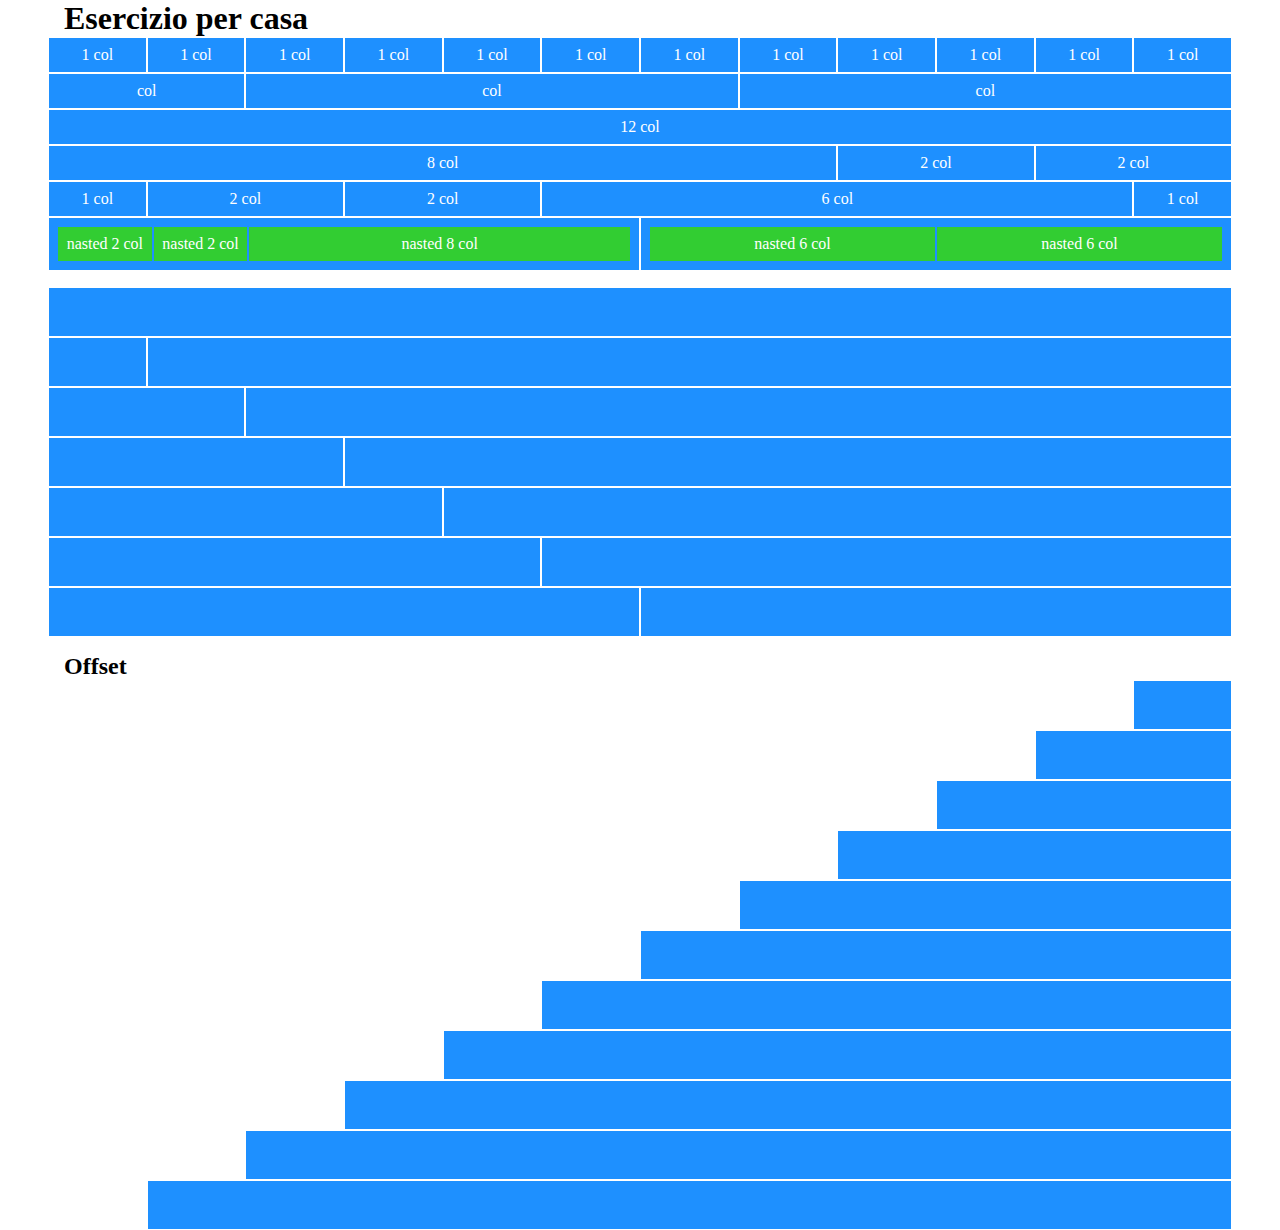
<file: index.html>
<!DOCTYPE html>
<html lang="en">

<head>
    <meta charset="UTF-8">
    <meta name="viewport" content="width=device-width, initial-scale=1.0">
    <link rel="stylesheet" href="./assets/css/12bools.css">
    <link rel="stylesheet" href="./assets/css/style.css">
    <title>html-css-12bool</title>
</head>

<body>

    <main>


        <div class="container mb-1">
            <h1>Esercizio per casa</h1>

            <!-- first row -->
            <div class="row">

                <!-- example col-1 -->
                <div class="col col-1 p-1">1 col</div>
                <div class="col col-1 p-1">1 col</div>
                <div class="col col-1 p-1">1 col</div>
                <div class="col col-1 p-1">1 col</div>
                <div class="col col-1 p-1">1 col</div>
                <div class="col col-1 p-1">1 col</div>
                <div class="col col-1 p-1">1 col</div>
                <div class="col col-1 p-1">1 col</div>
                <div class="col col-1 p-1">1 col</div>
                <div class="col col-1 p-1">1 col</div>
                <div class="col col-1 p-1">1 col</div>
                <div class="col col-1 p-1">1 col</div>

                <!-- example col-2 and col-5 -->
                <div class="col col-2 p-1">col</div>
                <div class="col col-5 p-1">col</div>
                <div class="col col-5 p-1">col</div>

                <!-- example col-12 -->
                <div class="col col-12 p-1">12 col</div>

                <!-- example col-8 and col-2 -->
                <div class="col col-8 p-1">8 col</div>
                <div class="col col-2 p-1">2 col</div>
                <div class="col col-2 p-1">2 col</div>

                <!-- example col-1 col-2 and col-6 -->
                <div class="col col-1 p-1">1 col</div>
                <div class="col col-2 p-1">2 col</div>
                <div class="col col-2 p-1">2 col</div>
                <div class="col col-6 p-1">6 col</div>
                <div class="col col-1 p-1">1 col</div>

                <!-- example nasted -->
                <div class="col col-6 d-flex p-1">
                    <div class="col nasted col-2 p-1">nasted 2 col</div>
                    <div class="col nasted col-2 p-1">nasted 2 col</div>
                    <div class="col nasted col-8 p-1">nasted 8 col</div>
                </div>

                <div class="col col-6 d-flex p-1">
                    <div class="col nasted col-6 p-1">nasted 6 col</div>
                    <div class="col nasted col-6 p-1">nasted 6 col</div>
                </div>
            </div>
        </div>

        <div class="container mb-1">

            <!-- second row -->
            <div class="row">
                <div class="col col-12 p-3"></div>

                <div class="col col-1 p-3"></div>
                <div class="col col-11 p-3"></div>

                <div class="col col-2 p-3"></div>
                <div class="col col-10 p-3"></div>

                <div class="col col-3 p-3"></div>
                <div class="col col-9 p-3"></div>

                <div class="col col-4 p-3"></div>
                <div class="col col-8 p-3"></div>

                <div class="col col-5 p-3"></div>
                <div class="col col-7 p-3"></div>

                <div class="col col-6 p-3"></div>
                <div class="col col-6 p-3"></div>

            </div>
        </div>

        <!-- offset container -->
        <div class="container">
            <h2>Offset</h2>

            <div class="row">
                <div class="col col-1 col-offset-11 p-3"></div>
                <div class="col col-2 col-offset-10 p-3"></div>
                <div class="col col-3 col-offset-9 p-3"></div>
                <div class="col col-4 col-offset-8 p-3"></div>
                <div class="col col-5 col-offset-7 p-3"></div>
                <div class="col col-6 col-offset-6 p-3"></div>
                <div class="col col-7 col-offset-5 p-3"></div>
                <div class="col col-8 col-offset-4 p-3"></div>
                <div class="col col-9 col-offset-3 p-3"></div>
                <div class="col col-10 col-offset-2 p-3"></div>
                <div class="col col-11 col-offset-1 p-3"></div>

            </div>
        </div>



    </main>

</body>

</html>
</file>
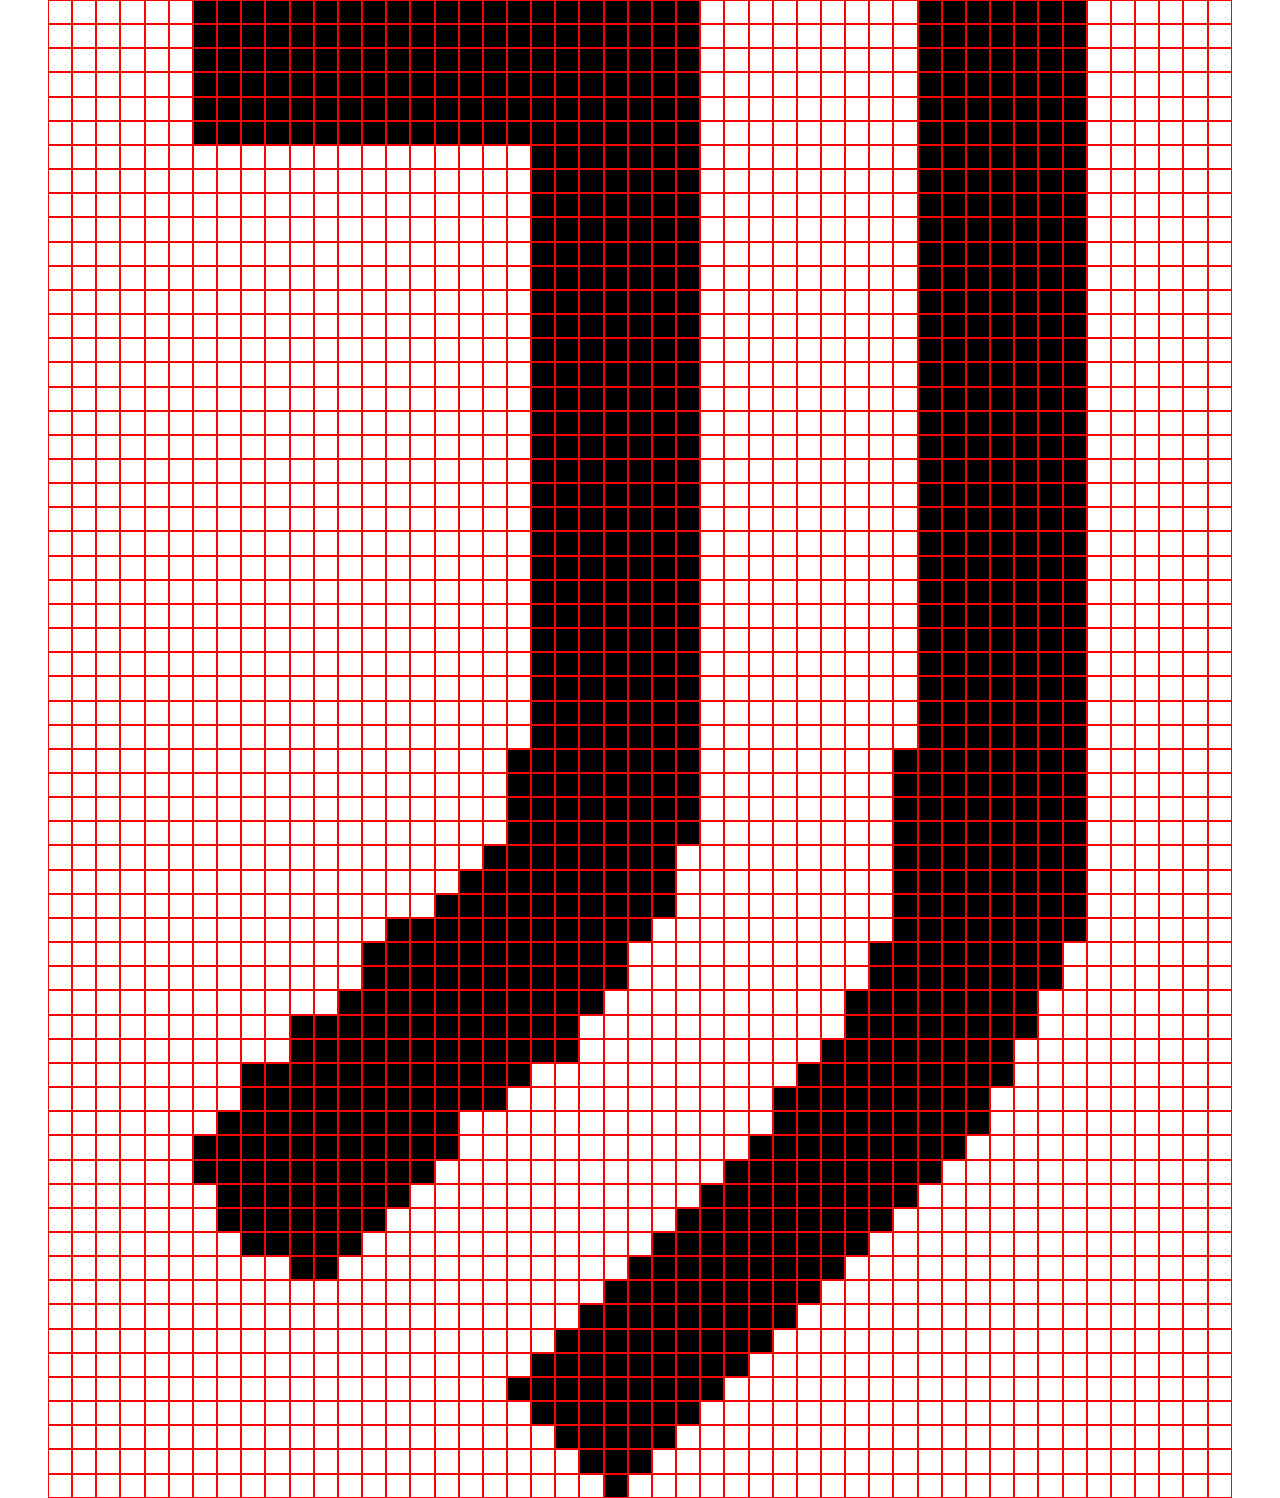
<file: assets/bonus/bonus.html>
<!DOCTYPE html>
<html lang="en">
<head>
    <meta charset="UTF-8">
    <meta name="viewport" content="width=device-width, initial-scale=1.0">
    <link rel="stylesheet" href="../css/12bools.css">
    <link rel="stylesheet" href="../bonus/bonus.css">
    <title>juventus pixel art</title>
</head>
<body>

    <div class="container">
        <div class="row">

            <div class="col bg-light"></div>
            <div class="col bg-light"></div>
            <div class="col bg-light"></div>
            <div class="col bg-light"></div>
            <div class="col bg-light"></div>
            <div class="col bg-light"></div>
            <div class="col bg-dark"></div>
            <div class="col bg-dark"></div>
            <div class="col bg-dark"></div>
            <div class="col bg-dark"></div>
            <div class="col bg-dark"></div>
            <div class="col bg-dark"></div>
            <div class="col bg-dark"></div>
            <div class="col bg-dark"></div>
            <div class="col bg-dark"></div>
            <div class="col bg-dark"></div>
            <div class="col bg-dark"></div>
            <div class="col bg-dark"></div>
            <div class="col bg-dark"></div>
            <div class="col bg-dark"></div>
            <div class="col bg-dark"></div>
            <div class="col bg-dark"></div>
            <div class="col bg-dark"></div>
            <div class="col bg-dark"></div>
            <div class="col bg-dark"></div>
            <div class="col bg-dark"></div>
            <div class="col bg-dark"></div>
            <div class="col bg-light"></div>
            <div class="col bg-light"></div>
            <div class="col bg-light"></div>
            <div class="col bg-light"></div>
            <div class="col bg-light"></div>
            <div class="col bg-light"></div>
            <div class="col bg-light"></div>
            <div class="col bg-light"></div>
            <div class="col bg-light"></div>
            <div class="col bg-dark"></div>
            <div class="col bg-dark"></div>
            <div class="col bg-dark"></div>
            <div class="col bg-dark"></div>
            <div class="col bg-dark"></div>
            <div class="col bg-dark"></div>
            <div class="col bg-dark"></div>
            <div class="col bg-light"></div>
            <div class="col bg-light"></div>
            <div class="col bg-light"></div>
            <div class="col bg-light"></div>
            <div class="col bg-light"></div>
            <div class="col bg-light"></div>
        </div>

        <div class="row">

            <div class="col bg-light"></div>
            <div class="col bg-light"></div>
            <div class="col bg-light"></div>
            <div class="col bg-light"></div>
            <div class="col bg-light"></div>
            <div class="col bg-light"></div>
            <div class="col bg-dark"></div>
            <div class="col bg-dark"></div>
            <div class="col bg-dark"></div>
            <div class="col bg-dark"></div>
            <div class="col bg-dark"></div>
            <div class="col bg-dark"></div>
            <div class="col bg-dark"></div>
            <div class="col bg-dark"></div>
            <div class="col bg-dark"></div>
            <div class="col bg-dark"></div>
            <div class="col bg-dark"></div>
            <div class="col bg-dark"></div>
            <div class="col bg-dark"></div>
            <div class="col bg-dark"></div>
            <div class="col bg-dark"></div>
            <div class="col bg-dark"></div>
            <div class="col bg-dark"></div>
            <div class="col bg-dark"></div>
            <div class="col bg-dark"></div>
            <div class="col bg-dark"></div>
            <div class="col bg-dark"></div>
            <div class="col bg-light"></div>
            <div class="col bg-light"></div>
            <div class="col bg-light"></div>
            <div class="col bg-light"></div>
            <div class="col bg-light"></div>
            <div class="col bg-light"></div>
            <div class="col bg-light"></div>
            <div class="col bg-light"></div>
            <div class="col bg-light"></div>
            <div class="col bg-dark"></div>
            <div class="col bg-dark"></div>
            <div class="col bg-dark"></div>
            <div class="col bg-dark"></div>
            <div class="col bg-dark"></div>
            <div class="col bg-dark"></div>
            <div class="col bg-dark"></div>
            <div class="col bg-light"></div>
            <div class="col bg-light"></div>
            <div class="col bg-light"></div>
            <div class="col bg-light"></div>
            <div class="col bg-light"></div>
            <div class="col bg-light"></div>
        </div>

        <div class="row">

            <div class="col bg-light"></div>
            <div class="col bg-light"></div>
            <div class="col bg-light"></div>
            <div class="col bg-light"></div>
            <div class="col bg-light"></div>
            <div class="col bg-light"></div>
            <div class="col bg-dark"></div>
            <div class="col bg-dark"></div>
            <div class="col bg-dark"></div>
            <div class="col bg-dark"></div>
            <div class="col bg-dark"></div>
            <div class="col bg-dark"></div>
            <div class="col bg-dark"></div>
            <div class="col bg-dark"></div>
            <div class="col bg-dark"></div>
            <div class="col bg-dark"></div>
            <div class="col bg-dark"></div>
            <div class="col bg-dark"></div>
            <div class="col bg-dark"></div>
            <div class="col bg-dark"></div>
            <div class="col bg-dark"></div>
            <div class="col bg-dark"></div>
            <div class="col bg-dark"></div>
            <div class="col bg-dark"></div>
            <div class="col bg-dark"></div>
            <div class="col bg-dark"></div>
            <div class="col bg-dark"></div>
            <div class="col bg-light"></div>
            <div class="col bg-light"></div>
            <div class="col bg-light"></div>
            <div class="col bg-light"></div>
            <div class="col bg-light"></div>
            <div class="col bg-light"></div>
            <div class="col bg-light"></div>
            <div class="col bg-light"></div>
            <div class="col bg-light"></div>
            <div class="col bg-dark"></div>
            <div class="col bg-dark"></div>
            <div class="col bg-dark"></div>
            <div class="col bg-dark"></div>
            <div class="col bg-dark"></div>
            <div class="col bg-dark"></div>
            <div class="col bg-dark"></div>
            <div class="col bg-light"></div>
            <div class="col bg-light"></div>
            <div class="col bg-light"></div>
            <div class="col bg-light"></div>
            <div class="col bg-light"></div>
            <div class="col bg-light"></div>
        </div>

        <div class="row">

            <div class="col bg-light"></div>
            <div class="col bg-light"></div>
            <div class="col bg-light"></div>
            <div class="col bg-light"></div>
            <div class="col bg-light"></div>
            <div class="col bg-light"></div>
            <div class="col bg-dark"></div>
            <div class="col bg-dark"></div>
            <div class="col bg-dark"></div>
            <div class="col bg-dark"></div>
            <div class="col bg-dark"></div>
            <div class="col bg-dark"></div>
            <div class="col bg-dark"></div>
            <div class="col bg-dark"></div>
            <div class="col bg-dark"></div>
            <div class="col bg-dark"></div>
            <div class="col bg-dark"></div>
            <div class="col bg-dark"></div>
            <div class="col bg-dark"></div>
            <div class="col bg-dark"></div>
            <div class="col bg-dark"></div>
            <div class="col bg-dark"></div>
            <div class="col bg-dark"></div>
            <div class="col bg-dark"></div>
            <div class="col bg-dark"></div>
            <div class="col bg-dark"></div>
            <div class="col bg-dark"></div>
            <div class="col bg-light"></div>
            <div class="col bg-light"></div>
            <div class="col bg-light"></div>
            <div class="col bg-light"></div>
            <div class="col bg-light"></div>
            <div class="col bg-light"></div>
            <div class="col bg-light"></div>
            <div class="col bg-light"></div>
            <div class="col bg-light"></div>
            <div class="col bg-dark"></div>
            <div class="col bg-dark"></div>
            <div class="col bg-dark"></div>
            <div class="col bg-dark"></div>
            <div class="col bg-dark"></div>
            <div class="col bg-dark"></div>
            <div class="col bg-dark"></div>
            <div class="col bg-light"></div>
            <div class="col bg-light"></div>
            <div class="col bg-light"></div>
            <div class="col bg-light"></div>
            <div class="col bg-light"></div>
            <div class="col bg-light"></div>
        </div>

        <div class="row">

            <div class="col bg-light"></div>
            <div class="col bg-light"></div>
            <div class="col bg-light"></div>
            <div class="col bg-light"></div>
            <div class="col bg-light"></div>
            <div class="col bg-light"></div>
            <div class="col bg-dark"></div>
            <div class="col bg-dark"></div>
            <div class="col bg-dark"></div>
            <div class="col bg-dark"></div>
            <div class="col bg-dark"></div>
            <div class="col bg-dark"></div>
            <div class="col bg-dark"></div>
            <div class="col bg-dark"></div>
            <div class="col bg-dark"></div>
            <div class="col bg-dark"></div>
            <div class="col bg-dark"></div>
            <div class="col bg-dark"></div>
            <div class="col bg-dark"></div>
            <div class="col bg-dark"></div>
            <div class="col bg-dark"></div>
            <div class="col bg-dark"></div>
            <div class="col bg-dark"></div>
            <div class="col bg-dark"></div>
            <div class="col bg-dark"></div>
            <div class="col bg-dark"></div>
            <div class="col bg-dark"></div>
            <div class="col bg-light"></div>
            <div class="col bg-light"></div>
            <div class="col bg-light"></div>
            <div class="col bg-light"></div>
            <div class="col bg-light"></div>
            <div class="col bg-light"></div>
            <div class="col bg-light"></div>
            <div class="col bg-light"></div>
            <div class="col bg-light"></div>
            <div class="col bg-dark"></div>
            <div class="col bg-dark"></div>
            <div class="col bg-dark"></div>
            <div class="col bg-dark"></div>
            <div class="col bg-dark"></div>
            <div class="col bg-dark"></div>
            <div class="col bg-dark"></div>
            <div class="col bg-light"></div>
            <div class="col bg-light"></div>
            <div class="col bg-light"></div>
            <div class="col bg-light"></div>
            <div class="col bg-light"></div>
            <div class="col bg-light"></div>
        </div>

        <div class="row">

            <div class="col bg-light"></div>
            <div class="col bg-light"></div>
            <div class="col bg-light"></div>
            <div class="col bg-light"></div>
            <div class="col bg-light"></div>
            <div class="col bg-light"></div>
            <div class="col bg-dark"></div>
            <div class="col bg-dark"></div>
            <div class="col bg-dark"></div>
            <div class="col bg-dark"></div>
            <div class="col bg-dark"></div>
            <div class="col bg-dark"></div>
            <div class="col bg-dark"></div>
            <div class="col bg-dark"></div>
            <div class="col bg-dark"></div>
            <div class="col bg-dark"></div>
            <div class="col bg-dark"></div>
            <div class="col bg-dark"></div>
            <div class="col bg-dark"></div>
            <div class="col bg-dark"></div>
            <div class="col bg-dark"></div>
            <div class="col bg-dark"></div>
            <div class="col bg-dark"></div>
            <div class="col bg-dark"></div>
            <div class="col bg-dark"></div>
            <div class="col bg-dark"></div>
            <div class="col bg-dark"></div>
            <div class="col bg-light"></div>
            <div class="col bg-light"></div>
            <div class="col bg-light"></div>
            <div class="col bg-light"></div>
            <div class="col bg-light"></div>
            <div class="col bg-light"></div>
            <div class="col bg-light"></div>
            <div class="col bg-light"></div>
            <div class="col bg-light"></div>
            <div class="col bg-dark"></div>
            <div class="col bg-dark"></div>
            <div class="col bg-dark"></div>
            <div class="col bg-dark"></div>
            <div class="col bg-dark"></div>
            <div class="col bg-dark"></div>
            <div class="col bg-dark"></div>
            <div class="col bg-light"></div>
            <div class="col bg-light"></div>
            <div class="col bg-light"></div>
            <div class="col bg-light"></div>
            <div class="col bg-light"></div>
            <div class="col bg-light"></div>
        </div>

        <div class="row">

            <div class="col bg-light"></div>
            <div class="col bg-light"></div>
            <div class="col bg-light"></div>
            <div class="col bg-light"></div>
            <div class="col bg-light"></div>
            <div class="col bg-light"></div>
            <div class="col bg-light"></div>
            <div class="col bg-light"></div>
            <div class="col bg-light"></div>
            <div class="col bg-light"></div>
            <div class="col bg-light"></div>
            <div class="col bg-light"></div>
            <div class="col bg-light"></div>
            <div class="col bg-light"></div>
            <div class="col bg-light"></div>
            <div class="col bg-light"></div>
            <div class="col bg-light"></div>
            <div class="col bg-light"></div>
            <div class="col bg-light"></div>
            <div class="col bg-light"></div>
            <div class="col bg-dark"></div>
            <div class="col bg-dark"></div>
            <div class="col bg-dark"></div>
            <div class="col bg-dark"></div>
            <div class="col bg-dark"></div>
            <div class="col bg-dark"></div>
            <div class="col bg-dark"></div>
            <div class="col bg-light"></div>
            <div class="col bg-light"></div>
            <div class="col bg-light"></div>
            <div class="col bg-light"></div>
            <div class="col bg-light"></div>
            <div class="col bg-light"></div>
            <div class="col bg-light"></div>
            <div class="col bg-light"></div>
            <div class="col bg-light"></div>
            <div class="col bg-dark"></div>
            <div class="col bg-dark"></div>
            <div class="col bg-dark"></div>
            <div class="col bg-dark"></div>
            <div class="col bg-dark"></div>
            <div class="col bg-dark"></div>
            <div class="col bg-dark"></div>
            <div class="col bg-light"></div>
            <div class="col bg-light"></div>
            <div class="col bg-light"></div>
            <div class="col bg-light"></div>
            <div class="col bg-light"></div>
            <div class="col bg-light"></div>
        </div>

        <div class="row">

            <div class="col bg-light"></div>
            <div class="col bg-light"></div>
            <div class="col bg-light"></div>
            <div class="col bg-light"></div>
            <div class="col bg-light"></div>
            <div class="col bg-light"></div>
            <div class="col bg-light"></div>
            <div class="col bg-light"></div>
            <div class="col bg-light"></div>
            <div class="col bg-light"></div>
            <div class="col bg-light"></div>
            <div class="col bg-light"></div>
            <div class="col bg-light"></div>
            <div class="col bg-light"></div>
            <div class="col bg-light"></div>
            <div class="col bg-light"></div>
            <div class="col bg-light"></div>
            <div class="col bg-light"></div>
            <div class="col bg-light"></div>
            <div class="col bg-light"></div>
            <div class="col bg-dark"></div>
            <div class="col bg-dark"></div>
            <div class="col bg-dark"></div>
            <div class="col bg-dark"></div>
            <div class="col bg-dark"></div>
            <div class="col bg-dark"></div>
            <div class="col bg-dark"></div>
            <div class="col bg-light"></div>
            <div class="col bg-light"></div>
            <div class="col bg-light"></div>
            <div class="col bg-light"></div>
            <div class="col bg-light"></div>
            <div class="col bg-light"></div>
            <div class="col bg-light"></div>
            <div class="col bg-light"></div>
            <div class="col bg-light"></div>
            <div class="col bg-dark"></div>
            <div class="col bg-dark"></div>
            <div class="col bg-dark"></div>
            <div class="col bg-dark"></div>
            <div class="col bg-dark"></div>
            <div class="col bg-dark"></div>
            <div class="col bg-dark"></div>
            <div class="col bg-light"></div>
            <div class="col bg-light"></div>
            <div class="col bg-light"></div>
            <div class="col bg-light"></div>
            <div class="col bg-light"></div>
            <div class="col bg-light"></div>
        </div>

        <div class="row">

            <div class="col bg-light"></div>
            <div class="col bg-light"></div>
            <div class="col bg-light"></div>
            <div class="col bg-light"></div>
            <div class="col bg-light"></div>
            <div class="col bg-light"></div>
            <div class="col bg-light"></div>
            <div class="col bg-light"></div>
            <div class="col bg-light"></div>
            <div class="col bg-light"></div>
            <div class="col bg-light"></div>
            <div class="col bg-light"></div>
            <div class="col bg-light"></div>
            <div class="col bg-light"></div>
            <div class="col bg-light"></div>
            <div class="col bg-light"></div>
            <div class="col bg-light"></div>
            <div class="col bg-light"></div>
            <div class="col bg-light"></div>
            <div class="col bg-light"></div>
            <div class="col bg-dark"></div>
            <div class="col bg-dark"></div>
            <div class="col bg-dark"></div>
            <div class="col bg-dark"></div>
            <div class="col bg-dark"></div>
            <div class="col bg-dark"></div>
            <div class="col bg-dark"></div>
            <div class="col bg-light"></div>
            <div class="col bg-light"></div>
            <div class="col bg-light"></div>
            <div class="col bg-light"></div>
            <div class="col bg-light"></div>
            <div class="col bg-light"></div>
            <div class="col bg-light"></div>
            <div class="col bg-light"></div>
            <div class="col bg-light"></div>
            <div class="col bg-dark"></div>
            <div class="col bg-dark"></div>
            <div class="col bg-dark"></div>
            <div class="col bg-dark"></div>
            <div class="col bg-dark"></div>
            <div class="col bg-dark"></div>
            <div class="col bg-dark"></div>
            <div class="col bg-light"></div>
            <div class="col bg-light"></div>
            <div class="col bg-light"></div>
            <div class="col bg-light"></div>
            <div class="col bg-light"></div>
            <div class="col bg-light"></div>
        </div>

        <div class="row">

            <div class="col bg-light"></div>
            <div class="col bg-light"></div>
            <div class="col bg-light"></div>
            <div class="col bg-light"></div>
            <div class="col bg-light"></div>
            <div class="col bg-light"></div>
            <div class="col bg-light"></div>
            <div class="col bg-light"></div>
            <div class="col bg-light"></div>
            <div class="col bg-light"></div>
            <div class="col bg-light"></div>
            <div class="col bg-light"></div>
            <div class="col bg-light"></div>
            <div class="col bg-light"></div>
            <div class="col bg-light"></div>
            <div class="col bg-light"></div>
            <div class="col bg-light"></div>
            <div class="col bg-light"></div>
            <div class="col bg-light"></div>
            <div class="col bg-light"></div>
            <div class="col bg-dark"></div>
            <div class="col bg-dark"></div>
            <div class="col bg-dark"></div>
            <div class="col bg-dark"></div>
            <div class="col bg-dark"></div>
            <div class="col bg-dark"></div>
            <div class="col bg-dark"></div>
            <div class="col bg-light"></div>
            <div class="col bg-light"></div>
            <div class="col bg-light"></div>
            <div class="col bg-light"></div>
            <div class="col bg-light"></div>
            <div class="col bg-light"></div>
            <div class="col bg-light"></div>
            <div class="col bg-light"></div>
            <div class="col bg-light"></div>
            <div class="col bg-dark"></div>
            <div class="col bg-dark"></div>
            <div class="col bg-dark"></div>
            <div class="col bg-dark"></div>
            <div class="col bg-dark"></div>
            <div class="col bg-dark"></div>
            <div class="col bg-dark"></div>
            <div class="col bg-light"></div>
            <div class="col bg-light"></div>
            <div class="col bg-light"></div>
            <div class="col bg-light"></div>
            <div class="col bg-light"></div>
            <div class="col bg-light"></div>
        </div>

        <div class="row">

            <div class="col bg-light"></div>
            <div class="col bg-light"></div>
            <div class="col bg-light"></div>
            <div class="col bg-light"></div>
            <div class="col bg-light"></div>
            <div class="col bg-light"></div>
            <div class="col bg-light"></div>
            <div class="col bg-light"></div>
            <div class="col bg-light"></div>
            <div class="col bg-light"></div>
            <div class="col bg-light"></div>
            <div class="col bg-light"></div>
            <div class="col bg-light"></div>
            <div class="col bg-light"></div>
            <div class="col bg-light"></div>
            <div class="col bg-light"></div>
            <div class="col bg-light"></div>
            <div class="col bg-light"></div>
            <div class="col bg-light"></div>
            <div class="col bg-light"></div>
            <div class="col bg-dark"></div>
            <div class="col bg-dark"></div>
            <div class="col bg-dark"></div>
            <div class="col bg-dark"></div>
            <div class="col bg-dark"></div>
            <div class="col bg-dark"></div>
            <div class="col bg-dark"></div>
            <div class="col bg-light"></div>
            <div class="col bg-light"></div>
            <div class="col bg-light"></div>
            <div class="col bg-light"></div>
            <div class="col bg-light"></div>
            <div class="col bg-light"></div>
            <div class="col bg-light"></div>
            <div class="col bg-light"></div>
            <div class="col bg-light"></div>
            <div class="col bg-dark"></div>
            <div class="col bg-dark"></div>
            <div class="col bg-dark"></div>
            <div class="col bg-dark"></div>
            <div class="col bg-dark"></div>
            <div class="col bg-dark"></div>
            <div class="col bg-dark"></div>
            <div class="col bg-light"></div>
            <div class="col bg-light"></div>
            <div class="col bg-light"></div>
            <div class="col bg-light"></div>
            <div class="col bg-light"></div>
            <div class="col bg-light"></div>
        </div>

        <div class="row">

            <div class="col bg-light"></div>
            <div class="col bg-light"></div>
            <div class="col bg-light"></div>
            <div class="col bg-light"></div>
            <div class="col bg-light"></div>
            <div class="col bg-light"></div>
            <div class="col bg-light"></div>
            <div class="col bg-light"></div>
            <div class="col bg-light"></div>
            <div class="col bg-light"></div>
            <div class="col bg-light"></div>
            <div class="col bg-light"></div>
            <div class="col bg-light"></div>
            <div class="col bg-light"></div>
            <div class="col bg-light"></div>
            <div class="col bg-light"></div>
            <div class="col bg-light"></div>
            <div class="col bg-light"></div>
            <div class="col bg-light"></div>
            <div class="col bg-light"></div>
            <div class="col bg-dark"></div>
            <div class="col bg-dark"></div>
            <div class="col bg-dark"></div>
            <div class="col bg-dark"></div>
            <div class="col bg-dark"></div>
            <div class="col bg-dark"></div>
            <div class="col bg-dark"></div>
            <div class="col bg-light"></div>
            <div class="col bg-light"></div>
            <div class="col bg-light"></div>
            <div class="col bg-light"></div>
            <div class="col bg-light"></div>
            <div class="col bg-light"></div>
            <div class="col bg-light"></div>
            <div class="col bg-light"></div>
            <div class="col bg-light"></div>
            <div class="col bg-dark"></div>
            <div class="col bg-dark"></div>
            <div class="col bg-dark"></div>
            <div class="col bg-dark"></div>
            <div class="col bg-dark"></div>
            <div class="col bg-dark"></div>
            <div class="col bg-dark"></div>
            <div class="col bg-light"></div>
            <div class="col bg-light"></div>
            <div class="col bg-light"></div>
            <div class="col bg-light"></div>
            <div class="col bg-light"></div>
            <div class="col bg-light"></div>
        </div>

        <div class="row">

            <div class="col bg-light"></div>
            <div class="col bg-light"></div>
            <div class="col bg-light"></div>
            <div class="col bg-light"></div>
            <div class="col bg-light"></div>
            <div class="col bg-light"></div>
            <div class="col bg-light"></div>
            <div class="col bg-light"></div>
            <div class="col bg-light"></div>
            <div class="col bg-light"></div>
            <div class="col bg-light"></div>
            <div class="col bg-light"></div>
            <div class="col bg-light"></div>
            <div class="col bg-light"></div>
            <div class="col bg-light"></div>
            <div class="col bg-light"></div>
            <div class="col bg-light"></div>
            <div class="col bg-light"></div>
            <div class="col bg-light"></div>
            <div class="col bg-light"></div>
            <div class="col bg-dark"></div>
            <div class="col bg-dark"></div>
            <div class="col bg-dark"></div>
            <div class="col bg-dark"></div>
            <div class="col bg-dark"></div>
            <div class="col bg-dark"></div>
            <div class="col bg-dark"></div>
            <div class="col bg-light"></div>
            <div class="col bg-light"></div>
            <div class="col bg-light"></div>
            <div class="col bg-light"></div>
            <div class="col bg-light"></div>
            <div class="col bg-light"></div>
            <div class="col bg-light"></div>
            <div class="col bg-light"></div>
            <div class="col bg-light"></div>
            <div class="col bg-dark"></div>
            <div class="col bg-dark"></div>
            <div class="col bg-dark"></div>
            <div class="col bg-dark"></div>
            <div class="col bg-dark"></div>
            <div class="col bg-dark"></div>
            <div class="col bg-dark"></div>
            <div class="col bg-light"></div>
            <div class="col bg-light"></div>
            <div class="col bg-light"></div>
            <div class="col bg-light"></div>
            <div class="col bg-light"></div>
            <div class="col bg-light"></div>
        </div>

        <div class="row">

            <div class="col bg-light"></div>
            <div class="col bg-light"></div>
            <div class="col bg-light"></div>
            <div class="col bg-light"></div>
            <div class="col bg-light"></div>
            <div class="col bg-light"></div>
            <div class="col bg-light"></div>
            <div class="col bg-light"></div>
            <div class="col bg-light"></div>
            <div class="col bg-light"></div>
            <div class="col bg-light"></div>
            <div class="col bg-light"></div>
            <div class="col bg-light"></div>
            <div class="col bg-light"></div>
            <div class="col bg-light"></div>
            <div class="col bg-light"></div>
            <div class="col bg-light"></div>
            <div class="col bg-light"></div>
            <div class="col bg-light"></div>
            <div class="col bg-light"></div>
            <div class="col bg-dark"></div>
            <div class="col bg-dark"></div>
            <div class="col bg-dark"></div>
            <div class="col bg-dark"></div>
            <div class="col bg-dark"></div>
            <div class="col bg-dark"></div>
            <div class="col bg-dark"></div>
            <div class="col bg-light"></div>
            <div class="col bg-light"></div>
            <div class="col bg-light"></div>
            <div class="col bg-light"></div>
            <div class="col bg-light"></div>
            <div class="col bg-light"></div>
            <div class="col bg-light"></div>
            <div class="col bg-light"></div>
            <div class="col bg-light"></div>
            <div class="col bg-dark"></div>
            <div class="col bg-dark"></div>
            <div class="col bg-dark"></div>
            <div class="col bg-dark"></div>
            <div class="col bg-dark"></div>
            <div class="col bg-dark"></div>
            <div class="col bg-dark"></div>
            <div class="col bg-light"></div>
            <div class="col bg-light"></div>
            <div class="col bg-light"></div>
            <div class="col bg-light"></div>
            <div class="col bg-light"></div>
            <div class="col bg-light"></div>
        </div>

        <div class="row">

            <div class="col bg-light"></div>
            <div class="col bg-light"></div>
            <div class="col bg-light"></div>
            <div class="col bg-light"></div>
            <div class="col bg-light"></div>
            <div class="col bg-light"></div>
            <div class="col bg-light"></div>
            <div class="col bg-light"></div>
            <div class="col bg-light"></div>
            <div class="col bg-light"></div>
            <div class="col bg-light"></div>
            <div class="col bg-light"></div>
            <div class="col bg-light"></div>
            <div class="col bg-light"></div>
            <div class="col bg-light"></div>
            <div class="col bg-light"></div>
            <div class="col bg-light"></div>
            <div class="col bg-light"></div>
            <div class="col bg-light"></div>
            <div class="col bg-light"></div>
            <div class="col bg-dark"></div>
            <div class="col bg-dark"></div>
            <div class="col bg-dark"></div>
            <div class="col bg-dark"></div>
            <div class="col bg-dark"></div>
            <div class="col bg-dark"></div>
            <div class="col bg-dark"></div>
            <div class="col bg-light"></div>
            <div class="col bg-light"></div>
            <div class="col bg-light"></div>
            <div class="col bg-light"></div>
            <div class="col bg-light"></div>
            <div class="col bg-light"></div>
            <div class="col bg-light"></div>
            <div class="col bg-light"></div>
            <div class="col bg-light"></div>
            <div class="col bg-dark"></div>
            <div class="col bg-dark"></div>
            <div class="col bg-dark"></div>
            <div class="col bg-dark"></div>
            <div class="col bg-dark"></div>
            <div class="col bg-dark"></div>
            <div class="col bg-dark"></div>
            <div class="col bg-light"></div>
            <div class="col bg-light"></div>
            <div class="col bg-light"></div>
            <div class="col bg-light"></div>
            <div class="col bg-light"></div>
            <div class="col bg-light"></div>
        </div>

        <div class="row">

            <div class="col bg-light"></div>
            <div class="col bg-light"></div>
            <div class="col bg-light"></div>
            <div class="col bg-light"></div>
            <div class="col bg-light"></div>
            <div class="col bg-light"></div>
            <div class="col bg-light"></div>
            <div class="col bg-light"></div>
            <div class="col bg-light"></div>
            <div class="col bg-light"></div>
            <div class="col bg-light"></div>
            <div class="col bg-light"></div>
            <div class="col bg-light"></div>
            <div class="col bg-light"></div>
            <div class="col bg-light"></div>
            <div class="col bg-light"></div>
            <div class="col bg-light"></div>
            <div class="col bg-light"></div>
            <div class="col bg-light"></div>
            <div class="col bg-light"></div>
            <div class="col bg-dark"></div>
            <div class="col bg-dark"></div>
            <div class="col bg-dark"></div>
            <div class="col bg-dark"></div>
            <div class="col bg-dark"></div>
            <div class="col bg-dark"></div>
            <div class="col bg-dark"></div>
            <div class="col bg-light"></div>
            <div class="col bg-light"></div>
            <div class="col bg-light"></div>
            <div class="col bg-light"></div>
            <div class="col bg-light"></div>
            <div class="col bg-light"></div>
            <div class="col bg-light"></div>
            <div class="col bg-light"></div>
            <div class="col bg-light"></div>
            <div class="col bg-dark"></div>
            <div class="col bg-dark"></div>
            <div class="col bg-dark"></div>
            <div class="col bg-dark"></div>
            <div class="col bg-dark"></div>
            <div class="col bg-dark"></div>
            <div class="col bg-dark"></div>
            <div class="col bg-light"></div>
            <div class="col bg-light"></div>
            <div class="col bg-light"></div>
            <div class="col bg-light"></div>
            <div class="col bg-light"></div>
            <div class="col bg-light"></div>
        </div>

        <div class="row">

            <div class="col bg-light"></div>
            <div class="col bg-light"></div>
            <div class="col bg-light"></div>
            <div class="col bg-light"></div>
            <div class="col bg-light"></div>
            <div class="col bg-light"></div>
            <div class="col bg-light"></div>
            <div class="col bg-light"></div>
            <div class="col bg-light"></div>
            <div class="col bg-light"></div>
            <div class="col bg-light"></div>
            <div class="col bg-light"></div>
            <div class="col bg-light"></div>
            <div class="col bg-light"></div>
            <div class="col bg-light"></div>
            <div class="col bg-light"></div>
            <div class="col bg-light"></div>
            <div class="col bg-light"></div>
            <div class="col bg-light"></div>
            <div class="col bg-light"></div>
            <div class="col bg-dark"></div>
            <div class="col bg-dark"></div>
            <div class="col bg-dark"></div>
            <div class="col bg-dark"></div>
            <div class="col bg-dark"></div>
            <div class="col bg-dark"></div>
            <div class="col bg-dark"></div>
            <div class="col bg-light"></div>
            <div class="col bg-light"></div>
            <div class="col bg-light"></div>
            <div class="col bg-light"></div>
            <div class="col bg-light"></div>
            <div class="col bg-light"></div>
            <div class="col bg-light"></div>
            <div class="col bg-light"></div>
            <div class="col bg-light"></div>
            <div class="col bg-dark"></div>
            <div class="col bg-dark"></div>
            <div class="col bg-dark"></div>
            <div class="col bg-dark"></div>
            <div class="col bg-dark"></div>
            <div class="col bg-dark"></div>
            <div class="col bg-dark"></div>
            <div class="col bg-light"></div>
            <div class="col bg-light"></div>
            <div class="col bg-light"></div>
            <div class="col bg-light"></div>
            <div class="col bg-light"></div>
            <div class="col bg-light"></div>
        </div>

        <div class="row">

            <div class="col bg-light"></div>
            <div class="col bg-light"></div>
            <div class="col bg-light"></div>
            <div class="col bg-light"></div>
            <div class="col bg-light"></div>
            <div class="col bg-light"></div>
            <div class="col bg-light"></div>
            <div class="col bg-light"></div>
            <div class="col bg-light"></div>
            <div class="col bg-light"></div>
            <div class="col bg-light"></div>
            <div class="col bg-light"></div>
            <div class="col bg-light"></div>
            <div class="col bg-light"></div>
            <div class="col bg-light"></div>
            <div class="col bg-light"></div>
            <div class="col bg-light"></div>
            <div class="col bg-light"></div>
            <div class="col bg-light"></div>
            <div class="col bg-light"></div>
            <div class="col bg-dark"></div>
            <div class="col bg-dark"></div>
            <div class="col bg-dark"></div>
            <div class="col bg-dark"></div>
            <div class="col bg-dark"></div>
            <div class="col bg-dark"></div>
            <div class="col bg-dark"></div>
            <div class="col bg-light"></div>
            <div class="col bg-light"></div>
            <div class="col bg-light"></div>
            <div class="col bg-light"></div>
            <div class="col bg-light"></div>
            <div class="col bg-light"></div>
            <div class="col bg-light"></div>
            <div class="col bg-light"></div>
            <div class="col bg-light"></div>
            <div class="col bg-dark"></div>
            <div class="col bg-dark"></div>
            <div class="col bg-dark"></div>
            <div class="col bg-dark"></div>
            <div class="col bg-dark"></div>
            <div class="col bg-dark"></div>
            <div class="col bg-dark"></div>
            <div class="col bg-light"></div>
            <div class="col bg-light"></div>
            <div class="col bg-light"></div>
            <div class="col bg-light"></div>
            <div class="col bg-light"></div>
            <div class="col bg-light"></div>
        </div>

        <div class="row">

            <div class="col bg-light"></div>
            <div class="col bg-light"></div>
            <div class="col bg-light"></div>
            <div class="col bg-light"></div>
            <div class="col bg-light"></div>
            <div class="col bg-light"></div>
            <div class="col bg-light"></div>
            <div class="col bg-light"></div>
            <div class="col bg-light"></div>
            <div class="col bg-light"></div>
            <div class="col bg-light"></div>
            <div class="col bg-light"></div>
            <div class="col bg-light"></div>
            <div class="col bg-light"></div>
            <div class="col bg-light"></div>
            <div class="col bg-light"></div>
            <div class="col bg-light"></div>
            <div class="col bg-light"></div>
            <div class="col bg-light"></div>
            <div class="col bg-light"></div>
            <div class="col bg-dark"></div>
            <div class="col bg-dark"></div>
            <div class="col bg-dark"></div>
            <div class="col bg-dark"></div>
            <div class="col bg-dark"></div>
            <div class="col bg-dark"></div>
            <div class="col bg-dark"></div>
            <div class="col bg-light"></div>
            <div class="col bg-light"></div>
            <div class="col bg-light"></div>
            <div class="col bg-light"></div>
            <div class="col bg-light"></div>
            <div class="col bg-light"></div>
            <div class="col bg-light"></div>
            <div class="col bg-light"></div>
            <div class="col bg-light"></div>
            <div class="col bg-dark"></div>
            <div class="col bg-dark"></div>
            <div class="col bg-dark"></div>
            <div class="col bg-dark"></div>
            <div class="col bg-dark"></div>
            <div class="col bg-dark"></div>
            <div class="col bg-dark"></div>
            <div class="col bg-light"></div>
            <div class="col bg-light"></div>
            <div class="col bg-light"></div>
            <div class="col bg-light"></div>
            <div class="col bg-light"></div>
            <div class="col bg-light"></div>
        </div>

        <div class="row">

            <div class="col bg-light"></div>
            <div class="col bg-light"></div>
            <div class="col bg-light"></div>
            <div class="col bg-light"></div>
            <div class="col bg-light"></div>
            <div class="col bg-light"></div>
            <div class="col bg-light"></div>
            <div class="col bg-light"></div>
            <div class="col bg-light"></div>
            <div class="col bg-light"></div>
            <div class="col bg-light"></div>
            <div class="col bg-light"></div>
            <div class="col bg-light"></div>
            <div class="col bg-light"></div>
            <div class="col bg-light"></div>
            <div class="col bg-light"></div>
            <div class="col bg-light"></div>
            <div class="col bg-light"></div>
            <div class="col bg-light"></div>
            <div class="col bg-light"></div>
            <div class="col bg-dark"></div>
            <div class="col bg-dark"></div>
            <div class="col bg-dark"></div>
            <div class="col bg-dark"></div>
            <div class="col bg-dark"></div>
            <div class="col bg-dark"></div>
            <div class="col bg-dark"></div>
            <div class="col bg-light"></div>
            <div class="col bg-light"></div>
            <div class="col bg-light"></div>
            <div class="col bg-light"></div>
            <div class="col bg-light"></div>
            <div class="col bg-light"></div>
            <div class="col bg-light"></div>
            <div class="col bg-light"></div>
            <div class="col bg-light"></div>
            <div class="col bg-dark"></div>
            <div class="col bg-dark"></div>
            <div class="col bg-dark"></div>
            <div class="col bg-dark"></div>
            <div class="col bg-dark"></div>
            <div class="col bg-dark"></div>
            <div class="col bg-dark"></div>
            <div class="col bg-light"></div>
            <div class="col bg-light"></div>
            <div class="col bg-light"></div>
            <div class="col bg-light"></div>
            <div class="col bg-light"></div>
            <div class="col bg-light"></div>
        </div>

        <div class="row">

            <div class="col bg-light"></div>
            <div class="col bg-light"></div>
            <div class="col bg-light"></div>
            <div class="col bg-light"></div>
            <div class="col bg-light"></div>
            <div class="col bg-light"></div>
            <div class="col bg-light"></div>
            <div class="col bg-light"></div>
            <div class="col bg-light"></div>
            <div class="col bg-light"></div>
            <div class="col bg-light"></div>
            <div class="col bg-light"></div>
            <div class="col bg-light"></div>
            <div class="col bg-light"></div>
            <div class="col bg-light"></div>
            <div class="col bg-light"></div>
            <div class="col bg-light"></div>
            <div class="col bg-light"></div>
            <div class="col bg-light"></div>
            <div class="col bg-light"></div>
            <div class="col bg-dark"></div>
            <div class="col bg-dark"></div>
            <div class="col bg-dark"></div>
            <div class="col bg-dark"></div>
            <div class="col bg-dark"></div>
            <div class="col bg-dark"></div>
            <div class="col bg-dark"></div>
            <div class="col bg-light"></div>
            <div class="col bg-light"></div>
            <div class="col bg-light"></div>
            <div class="col bg-light"></div>
            <div class="col bg-light"></div>
            <div class="col bg-light"></div>
            <div class="col bg-light"></div>
            <div class="col bg-light"></div>
            <div class="col bg-light"></div>
            <div class="col bg-dark"></div>
            <div class="col bg-dark"></div>
            <div class="col bg-dark"></div>
            <div class="col bg-dark"></div>
            <div class="col bg-dark"></div>
            <div class="col bg-dark"></div>
            <div class="col bg-dark"></div>
            <div class="col bg-light"></div>
            <div class="col bg-light"></div>
            <div class="col bg-light"></div>
            <div class="col bg-light"></div>
            <div class="col bg-light"></div>
            <div class="col bg-light"></div>
        </div>

        <div class="row">

            <div class="col bg-light"></div>
            <div class="col bg-light"></div>
            <div class="col bg-light"></div>
            <div class="col bg-light"></div>
            <div class="col bg-light"></div>
            <div class="col bg-light"></div>
            <div class="col bg-light"></div>
            <div class="col bg-light"></div>
            <div class="col bg-light"></div>
            <div class="col bg-light"></div>
            <div class="col bg-light"></div>
            <div class="col bg-light"></div>
            <div class="col bg-light"></div>
            <div class="col bg-light"></div>
            <div class="col bg-light"></div>
            <div class="col bg-light"></div>
            <div class="col bg-light"></div>
            <div class="col bg-light"></div>
            <div class="col bg-light"></div>
            <div class="col bg-light"></div>
            <div class="col bg-dark"></div>
            <div class="col bg-dark"></div>
            <div class="col bg-dark"></div>
            <div class="col bg-dark"></div>
            <div class="col bg-dark"></div>
            <div class="col bg-dark"></div>
            <div class="col bg-dark"></div>
            <div class="col bg-light"></div>
            <div class="col bg-light"></div>
            <div class="col bg-light"></div>
            <div class="col bg-light"></div>
            <div class="col bg-light"></div>
            <div class="col bg-light"></div>
            <div class="col bg-light"></div>
            <div class="col bg-light"></div>
            <div class="col bg-light"></div>
            <div class="col bg-dark"></div>
            <div class="col bg-dark"></div>
            <div class="col bg-dark"></div>
            <div class="col bg-dark"></div>
            <div class="col bg-dark"></div>
            <div class="col bg-dark"></div>
            <div class="col bg-dark"></div>
            <div class="col bg-light"></div>
            <div class="col bg-light"></div>
            <div class="col bg-light"></div>
            <div class="col bg-light"></div>
            <div class="col bg-light"></div>
            <div class="col bg-light"></div>
        </div>

        <div class="row">

            <div class="col bg-light"></div>
            <div class="col bg-light"></div>
            <div class="col bg-light"></div>
            <div class="col bg-light"></div>
            <div class="col bg-light"></div>
            <div class="col bg-light"></div>
            <div class="col bg-light"></div>
            <div class="col bg-light"></div>
            <div class="col bg-light"></div>
            <div class="col bg-light"></div>
            <div class="col bg-light"></div>
            <div class="col bg-light"></div>
            <div class="col bg-light"></div>
            <div class="col bg-light"></div>
            <div class="col bg-light"></div>
            <div class="col bg-light"></div>
            <div class="col bg-light"></div>
            <div class="col bg-light"></div>
            <div class="col bg-light"></div>
            <div class="col bg-light"></div>
            <div class="col bg-dark"></div>
            <div class="col bg-dark"></div>
            <div class="col bg-dark"></div>
            <div class="col bg-dark"></div>
            <div class="col bg-dark"></div>
            <div class="col bg-dark"></div>
            <div class="col bg-dark"></div>
            <div class="col bg-light"></div>
            <div class="col bg-light"></div>
            <div class="col bg-light"></div>
            <div class="col bg-light"></div>
            <div class="col bg-light"></div>
            <div class="col bg-light"></div>
            <div class="col bg-light"></div>
            <div class="col bg-light"></div>
            <div class="col bg-light"></div>
            <div class="col bg-dark"></div>
            <div class="col bg-dark"></div>
            <div class="col bg-dark"></div>
            <div class="col bg-dark"></div>
            <div class="col bg-dark"></div>
            <div class="col bg-dark"></div>
            <div class="col bg-dark"></div>
            <div class="col bg-light"></div>
            <div class="col bg-light"></div>
            <div class="col bg-light"></div>
            <div class="col bg-light"></div>
            <div class="col bg-light"></div>
            <div class="col bg-light"></div>
        </div>

        <div class="row">

            <div class="col bg-light"></div>
            <div class="col bg-light"></div>
            <div class="col bg-light"></div>
            <div class="col bg-light"></div>
            <div class="col bg-light"></div>
            <div class="col bg-light"></div>
            <div class="col bg-light"></div>
            <div class="col bg-light"></div>
            <div class="col bg-light"></div>
            <div class="col bg-light"></div>
            <div class="col bg-light"></div>
            <div class="col bg-light"></div>
            <div class="col bg-light"></div>
            <div class="col bg-light"></div>
            <div class="col bg-light"></div>
            <div class="col bg-light"></div>
            <div class="col bg-light"></div>
            <div class="col bg-light"></div>
            <div class="col bg-light"></div>
            <div class="col bg-light"></div>
            <div class="col bg-dark"></div>
            <div class="col bg-dark"></div>
            <div class="col bg-dark"></div>
            <div class="col bg-dark"></div>
            <div class="col bg-dark"></div>
            <div class="col bg-dark"></div>
            <div class="col bg-dark"></div>
            <div class="col bg-light"></div>
            <div class="col bg-light"></div>
            <div class="col bg-light"></div>
            <div class="col bg-light"></div>
            <div class="col bg-light"></div>
            <div class="col bg-light"></div>
            <div class="col bg-light"></div>
            <div class="col bg-light"></div>
            <div class="col bg-light"></div>
            <div class="col bg-dark"></div>
            <div class="col bg-dark"></div>
            <div class="col bg-dark"></div>
            <div class="col bg-dark"></div>
            <div class="col bg-dark"></div>
            <div class="col bg-dark"></div>
            <div class="col bg-dark"></div>
            <div class="col bg-light"></div>
            <div class="col bg-light"></div>
            <div class="col bg-light"></div>
            <div class="col bg-light"></div>
            <div class="col bg-light"></div>
            <div class="col bg-light"></div>
        </div>

        <div class="row">

            <div class="col bg-light"></div>
            <div class="col bg-light"></div>
            <div class="col bg-light"></div>
            <div class="col bg-light"></div>
            <div class="col bg-light"></div>
            <div class="col bg-light"></div>
            <div class="col bg-light"></div>
            <div class="col bg-light"></div>
            <div class="col bg-light"></div>
            <div class="col bg-light"></div>
            <div class="col bg-light"></div>
            <div class="col bg-light"></div>
            <div class="col bg-light"></div>
            <div class="col bg-light"></div>
            <div class="col bg-light"></div>
            <div class="col bg-light"></div>
            <div class="col bg-light"></div>
            <div class="col bg-light"></div>
            <div class="col bg-light"></div>
            <div class="col bg-light"></div>
            <div class="col bg-dark"></div>
            <div class="col bg-dark"></div>
            <div class="col bg-dark"></div>
            <div class="col bg-dark"></div>
            <div class="col bg-dark"></div>
            <div class="col bg-dark"></div>
            <div class="col bg-dark"></div>
            <div class="col bg-light"></div>
            <div class="col bg-light"></div>
            <div class="col bg-light"></div>
            <div class="col bg-light"></div>
            <div class="col bg-light"></div>
            <div class="col bg-light"></div>
            <div class="col bg-light"></div>
            <div class="col bg-light"></div>
            <div class="col bg-light"></div>
            <div class="col bg-dark"></div>
            <div class="col bg-dark"></div>
            <div class="col bg-dark"></div>
            <div class="col bg-dark"></div>
            <div class="col bg-dark"></div>
            <div class="col bg-dark"></div>
            <div class="col bg-dark"></div>
            <div class="col bg-light"></div>
            <div class="col bg-light"></div>
            <div class="col bg-light"></div>
            <div class="col bg-light"></div>
            <div class="col bg-light"></div>
            <div class="col bg-light"></div>
        </div>

        <div class="row">

            <div class="col bg-light"></div>
            <div class="col bg-light"></div>
            <div class="col bg-light"></div>
            <div class="col bg-light"></div>
            <div class="col bg-light"></div>
            <div class="col bg-light"></div>
            <div class="col bg-light"></div>
            <div class="col bg-light"></div>
            <div class="col bg-light"></div>
            <div class="col bg-light"></div>
            <div class="col bg-light"></div>
            <div class="col bg-light"></div>
            <div class="col bg-light"></div>
            <div class="col bg-light"></div>
            <div class="col bg-light"></div>
            <div class="col bg-light"></div>
            <div class="col bg-light"></div>
            <div class="col bg-light"></div>
            <div class="col bg-light"></div>
            <div class="col bg-light"></div>
            <div class="col bg-dark"></div>
            <div class="col bg-dark"></div>
            <div class="col bg-dark"></div>
            <div class="col bg-dark"></div>
            <div class="col bg-dark"></div>
            <div class="col bg-dark"></div>
            <div class="col bg-dark"></div>
            <div class="col bg-light"></div>
            <div class="col bg-light"></div>
            <div class="col bg-light"></div>
            <div class="col bg-light"></div>
            <div class="col bg-light"></div>
            <div class="col bg-light"></div>
            <div class="col bg-light"></div>
            <div class="col bg-light"></div>
            <div class="col bg-light"></div>
            <div class="col bg-dark"></div>
            <div class="col bg-dark"></div>
            <div class="col bg-dark"></div>
            <div class="col bg-dark"></div>
            <div class="col bg-dark"></div>
            <div class="col bg-dark"></div>
            <div class="col bg-dark"></div>
            <div class="col bg-light"></div>
            <div class="col bg-light"></div>
            <div class="col bg-light"></div>
            <div class="col bg-light"></div>
            <div class="col bg-light"></div>
            <div class="col bg-light"></div>
        </div>

        <div class="row">

            <div class="col bg-light"></div>
            <div class="col bg-light"></div>
            <div class="col bg-light"></div>
            <div class="col bg-light"></div>
            <div class="col bg-light"></div>
            <div class="col bg-light"></div>
            <div class="col bg-light"></div>
            <div class="col bg-light"></div>
            <div class="col bg-light"></div>
            <div class="col bg-light"></div>
            <div class="col bg-light"></div>
            <div class="col bg-light"></div>
            <div class="col bg-light"></div>
            <div class="col bg-light"></div>
            <div class="col bg-light"></div>
            <div class="col bg-light"></div>
            <div class="col bg-light"></div>
            <div class="col bg-light"></div>
            <div class="col bg-light"></div>
            <div class="col bg-light"></div>
            <div class="col bg-dark"></div>
            <div class="col bg-dark"></div>
            <div class="col bg-dark"></div>
            <div class="col bg-dark"></div>
            <div class="col bg-dark"></div>
            <div class="col bg-dark"></div>
            <div class="col bg-dark"></div>
            <div class="col bg-light"></div>
            <div class="col bg-light"></div>
            <div class="col bg-light"></div>
            <div class="col bg-light"></div>
            <div class="col bg-light"></div>
            <div class="col bg-light"></div>
            <div class="col bg-light"></div>
            <div class="col bg-light"></div>
            <div class="col bg-light"></div>
            <div class="col bg-dark"></div>
            <div class="col bg-dark"></div>
            <div class="col bg-dark"></div>
            <div class="col bg-dark"></div>
            <div class="col bg-dark"></div>
            <div class="col bg-dark"></div>
            <div class="col bg-dark"></div>
            <div class="col bg-light"></div>
            <div class="col bg-light"></div>
            <div class="col bg-light"></div>
            <div class="col bg-light"></div>
            <div class="col bg-light"></div>
            <div class="col bg-light"></div>
        </div>

        <div class="row">

            <div class="col bg-light"></div>
            <div class="col bg-light"></div>
            <div class="col bg-light"></div>
            <div class="col bg-light"></div>
            <div class="col bg-light"></div>
            <div class="col bg-light"></div>
            <div class="col bg-light"></div>
            <div class="col bg-light"></div>
            <div class="col bg-light"></div>
            <div class="col bg-light"></div>
            <div class="col bg-light"></div>
            <div class="col bg-light"></div>
            <div class="col bg-light"></div>
            <div class="col bg-light"></div>
            <div class="col bg-light"></div>
            <div class="col bg-light"></div>
            <div class="col bg-light"></div>
            <div class="col bg-light"></div>
            <div class="col bg-light"></div>
            <div class="col bg-light"></div>
            <div class="col bg-dark"></div>
            <div class="col bg-dark"></div>
            <div class="col bg-dark"></div>
            <div class="col bg-dark"></div>
            <div class="col bg-dark"></div>
            <div class="col bg-dark"></div>
            <div class="col bg-dark"></div>
            <div class="col bg-light"></div>
            <div class="col bg-light"></div>
            <div class="col bg-light"></div>
            <div class="col bg-light"></div>
            <div class="col bg-light"></div>
            <div class="col bg-light"></div>
            <div class="col bg-light"></div>
            <div class="col bg-light"></div>
            <div class="col bg-light"></div>
            <div class="col bg-dark"></div>
            <div class="col bg-dark"></div>
            <div class="col bg-dark"></div>
            <div class="col bg-dark"></div>
            <div class="col bg-dark"></div>
            <div class="col bg-dark"></div>
            <div class="col bg-dark"></div>
            <div class="col bg-light"></div>
            <div class="col bg-light"></div>
            <div class="col bg-light"></div>
            <div class="col bg-light"></div>
            <div class="col bg-light"></div>
            <div class="col bg-light"></div>
        </div>

        <div class="row">

            <div class="col bg-light"></div>
            <div class="col bg-light"></div>
            <div class="col bg-light"></div>
            <div class="col bg-light"></div>
            <div class="col bg-light"></div>
            <div class="col bg-light"></div>
            <div class="col bg-light"></div>
            <div class="col bg-light"></div>
            <div class="col bg-light"></div>
            <div class="col bg-light"></div>
            <div class="col bg-light"></div>
            <div class="col bg-light"></div>
            <div class="col bg-light"></div>
            <div class="col bg-light"></div>
            <div class="col bg-light"></div>
            <div class="col bg-light"></div>
            <div class="col bg-light"></div>
            <div class="col bg-light"></div>
            <div class="col bg-light"></div>
            <div class="col bg-light"></div>
            <div class="col bg-dark"></div>
            <div class="col bg-dark"></div>
            <div class="col bg-dark"></div>
            <div class="col bg-dark"></div>
            <div class="col bg-dark"></div>
            <div class="col bg-dark"></div>
            <div class="col bg-dark"></div>
            <div class="col bg-light"></div>
            <div class="col bg-light"></div>
            <div class="col bg-light"></div>
            <div class="col bg-light"></div>
            <div class="col bg-light"></div>
            <div class="col bg-light"></div>
            <div class="col bg-light"></div>
            <div class="col bg-light"></div>
            <div class="col bg-light"></div>
            <div class="col bg-dark"></div>
            <div class="col bg-dark"></div>
            <div class="col bg-dark"></div>
            <div class="col bg-dark"></div>
            <div class="col bg-dark"></div>
            <div class="col bg-dark"></div>
            <div class="col bg-dark"></div>
            <div class="col bg-light"></div>
            <div class="col bg-light"></div>
            <div class="col bg-light"></div>
            <div class="col bg-light"></div>
            <div class="col bg-light"></div>
            <div class="col bg-light"></div>
        </div>

        <div class="row">

            <div class="col bg-light"></div>
            <div class="col bg-light"></div>
            <div class="col bg-light"></div>
            <div class="col bg-light"></div>
            <div class="col bg-light"></div>
            <div class="col bg-light"></div>
            <div class="col bg-light"></div>
            <div class="col bg-light"></div>
            <div class="col bg-light"></div>
            <div class="col bg-light"></div>
            <div class="col bg-light"></div>
            <div class="col bg-light"></div>
            <div class="col bg-light"></div>
            <div class="col bg-light"></div>
            <div class="col bg-light"></div>
            <div class="col bg-light"></div>
            <div class="col bg-light"></div>
            <div class="col bg-light"></div>
            <div class="col bg-light"></div>
            <div class="col bg-light"></div>
            <div class="col bg-dark"></div>
            <div class="col bg-dark"></div>
            <div class="col bg-dark"></div>
            <div class="col bg-dark"></div>
            <div class="col bg-dark"></div>
            <div class="col bg-dark"></div>
            <div class="col bg-dark"></div>
            <div class="col bg-light"></div>
            <div class="col bg-light"></div>
            <div class="col bg-light"></div>
            <div class="col bg-light"></div>
            <div class="col bg-light"></div>
            <div class="col bg-light"></div>
            <div class="col bg-light"></div>
            <div class="col bg-light"></div>
            <div class="col bg-light"></div>
            <div class="col bg-dark"></div>
            <div class="col bg-dark"></div>
            <div class="col bg-dark"></div>
            <div class="col bg-dark"></div>
            <div class="col bg-dark"></div>
            <div class="col bg-dark"></div>
            <div class="col bg-dark"></div>
            <div class="col bg-light"></div>
            <div class="col bg-light"></div>
            <div class="col bg-light"></div>
            <div class="col bg-light"></div>
            <div class="col bg-light"></div>
            <div class="col bg-light"></div>
        </div>

        <div class="row">

            <div class="col bg-light"></div>
            <div class="col bg-light"></div>
            <div class="col bg-light"></div>
            <div class="col bg-light"></div>
            <div class="col bg-light"></div>
            <div class="col bg-light"></div>
            <div class="col bg-light"></div>
            <div class="col bg-light"></div>
            <div class="col bg-light"></div>
            <div class="col bg-light"></div>
            <div class="col bg-light"></div>
            <div class="col bg-light"></div>
            <div class="col bg-light"></div>
            <div class="col bg-light"></div>
            <div class="col bg-light"></div>
            <div class="col bg-light"></div>
            <div class="col bg-light"></div>
            <div class="col bg-light"></div>
            <div class="col bg-light"></div>
            <div class="col bg-light"></div>
            <div class="col bg-dark"></div>
            <div class="col bg-dark"></div>
            <div class="col bg-dark"></div>
            <div class="col bg-dark"></div>
            <div class="col bg-dark"></div>
            <div class="col bg-dark"></div>
            <div class="col bg-dark"></div>
            <div class="col bg-light"></div>
            <div class="col bg-light"></div>
            <div class="col bg-light"></div>
            <div class="col bg-light"></div>
            <div class="col bg-light"></div>
            <div class="col bg-light"></div>
            <div class="col bg-light"></div>
            <div class="col bg-light"></div>
            <div class="col bg-light"></div>
            <div class="col bg-dark"></div>
            <div class="col bg-dark"></div>
            <div class="col bg-dark"></div>
            <div class="col bg-dark"></div>
            <div class="col bg-dark"></div>
            <div class="col bg-dark"></div>
            <div class="col bg-dark"></div>
            <div class="col bg-light"></div>
            <div class="col bg-light"></div>
            <div class="col bg-light"></div>
            <div class="col bg-light"></div>
            <div class="col bg-light"></div>
            <div class="col bg-light"></div>
        </div>

        <div class="row">

            <div class="col bg-light"></div>
            <div class="col bg-light"></div>
            <div class="col bg-light"></div>
            <div class="col bg-light"></div>
            <div class="col bg-light"></div>
            <div class="col bg-light"></div>
            <div class="col bg-light"></div>
            <div class="col bg-light"></div>
            <div class="col bg-light"></div>
            <div class="col bg-light"></div>
            <div class="col bg-light"></div>
            <div class="col bg-light"></div>
            <div class="col bg-light"></div>
            <div class="col bg-light"></div>
            <div class="col bg-light"></div>
            <div class="col bg-light"></div>
            <div class="col bg-light"></div>
            <div class="col bg-light"></div>
            <div class="col bg-light"></div>
            <div class="col bg-dark"></div>
            <div class="col bg-dark"></div>
            <div class="col bg-dark"></div>
            <div class="col bg-dark"></div>
            <div class="col bg-dark"></div>
            <div class="col bg-dark"></div>
            <div class="col bg-dark"></div>
            <div class="col bg-dark"></div>
            <div class="col bg-light"></div>
            <div class="col bg-light"></div>
            <div class="col bg-light"></div>
            <div class="col bg-light"></div>
            <div class="col bg-light"></div>
            <div class="col bg-light"></div>
            <div class="col bg-light"></div>
            <div class="col bg-light"></div>
            <div class="col bg-dark"></div>
            <div class="col bg-dark"></div>
            <div class="col bg-dark"></div>
            <div class="col bg-dark"></div>
            <div class="col bg-dark"></div>
            <div class="col bg-dark"></div>
            <div class="col bg-dark"></div>
            <div class="col bg-dark"></div>
            <div class="col bg-light"></div>
            <div class="col bg-light"></div>
            <div class="col bg-light"></div>
            <div class="col bg-light"></div>
            <div class="col bg-light"></div>
            <div class="col bg-light"></div>
        </div>

        <div class="row">

            <div class="col bg-light"></div>
            <div class="col bg-light"></div>
            <div class="col bg-light"></div>
            <div class="col bg-light"></div>
            <div class="col bg-light"></div>
            <div class="col bg-light"></div>
            <div class="col bg-light"></div>
            <div class="col bg-light"></div>
            <div class="col bg-light"></div>
            <div class="col bg-light"></div>
            <div class="col bg-light"></div>
            <div class="col bg-light"></div>
            <div class="col bg-light"></div>
            <div class="col bg-light"></div>
            <div class="col bg-light"></div>
            <div class="col bg-light"></div>
            <div class="col bg-light"></div>
            <div class="col bg-light"></div>
            <div class="col bg-light"></div>
            <div class="col bg-dark"></div>
            <div class="col bg-dark"></div>
            <div class="col bg-dark"></div>
            <div class="col bg-dark"></div>
            <div class="col bg-dark"></div>
            <div class="col bg-dark"></div>
            <div class="col bg-dark"></div>
            <div class="col bg-dark"></div>
            <div class="col bg-light"></div>
            <div class="col bg-light"></div>
            <div class="col bg-light"></div>
            <div class="col bg-light"></div>
            <div class="col bg-light"></div>
            <div class="col bg-light"></div>
            <div class="col bg-light"></div>
            <div class="col bg-light"></div>
            <div class="col bg-dark"></div>
            <div class="col bg-dark"></div>
            <div class="col bg-dark"></div>
            <div class="col bg-dark"></div>
            <div class="col bg-dark"></div>
            <div class="col bg-dark"></div>
            <div class="col bg-dark"></div>
            <div class="col bg-dark"></div>
            <div class="col bg-light"></div>
            <div class="col bg-light"></div>
            <div class="col bg-light"></div>
            <div class="col bg-light"></div>
            <div class="col bg-light"></div>
            <div class="col bg-light"></div>
        </div>

        <div class="row">

            <div class="col bg-light"></div>
            <div class="col bg-light"></div>
            <div class="col bg-light"></div>
            <div class="col bg-light"></div>
            <div class="col bg-light"></div>
            <div class="col bg-light"></div>
            <div class="col bg-light"></div>
            <div class="col bg-light"></div>
            <div class="col bg-light"></div>
            <div class="col bg-light"></div>
            <div class="col bg-light"></div>
            <div class="col bg-light"></div>
            <div class="col bg-light"></div>
            <div class="col bg-light"></div>
            <div class="col bg-light"></div>
            <div class="col bg-light"></div>
            <div class="col bg-light"></div>
            <div class="col bg-light"></div>
            <div class="col bg-light"></div>
            <div class="col bg-dark"></div>
            <div class="col bg-dark"></div>
            <div class="col bg-dark"></div>
            <div class="col bg-dark"></div>
            <div class="col bg-dark"></div>
            <div class="col bg-dark"></div>
            <div class="col bg-dark"></div>
            <div class="col bg-dark"></div>
            <div class="col bg-light"></div>
            <div class="col bg-light"></div>
            <div class="col bg-light"></div>
            <div class="col bg-light"></div>
            <div class="col bg-light"></div>
            <div class="col bg-light"></div>
            <div class="col bg-light"></div>
            <div class="col bg-light"></div>
            <div class="col bg-dark"></div>
            <div class="col bg-dark"></div>
            <div class="col bg-dark"></div>
            <div class="col bg-dark"></div>
            <div class="col bg-dark"></div>
            <div class="col bg-dark"></div>
            <div class="col bg-dark"></div>
            <div class="col bg-dark"></div>
            <div class="col bg-light"></div>
            <div class="col bg-light"></div>
            <div class="col bg-light"></div>
            <div class="col bg-light"></div>
            <div class="col bg-light"></div>
            <div class="col bg-light"></div>
        </div>

        <div class="row">

            <div class="col bg-light"></div>
            <div class="col bg-light"></div>
            <div class="col bg-light"></div>
            <div class="col bg-light"></div>
            <div class="col bg-light"></div>
            <div class="col bg-light"></div>
            <div class="col bg-light"></div>
            <div class="col bg-light"></div>
            <div class="col bg-light"></div>
            <div class="col bg-light"></div>
            <div class="col bg-light"></div>
            <div class="col bg-light"></div>
            <div class="col bg-light"></div>
            <div class="col bg-light"></div>
            <div class="col bg-light"></div>
            <div class="col bg-light"></div>
            <div class="col bg-light"></div>
            <div class="col bg-light"></div>
            <div class="col bg-light"></div>
            <div class="col bg-dark"></div>
            <div class="col bg-dark"></div>
            <div class="col bg-dark"></div>
            <div class="col bg-dark"></div>
            <div class="col bg-dark"></div>
            <div class="col bg-dark"></div>
            <div class="col bg-dark"></div>
            <div class="col bg-dark"></div>
            <div class="col bg-light"></div>
            <div class="col bg-light"></div>
            <div class="col bg-light"></div>
            <div class="col bg-light"></div>
            <div class="col bg-light"></div>
            <div class="col bg-light"></div>
            <div class="col bg-light"></div>
            <div class="col bg-light"></div>
            <div class="col bg-dark"></div>
            <div class="col bg-dark"></div>
            <div class="col bg-dark"></div>
            <div class="col bg-dark"></div>
            <div class="col bg-dark"></div>
            <div class="col bg-dark"></div>
            <div class="col bg-dark"></div>
            <div class="col bg-dark"></div>
            <div class="col bg-light"></div>
            <div class="col bg-light"></div>
            <div class="col bg-light"></div>
            <div class="col bg-light"></div>
            <div class="col bg-light"></div>
            <div class="col bg-light"></div>
        </div>

        <div class="row">

            <div class="col bg-light"></div>
            <div class="col bg-light"></div>
            <div class="col bg-light"></div>
            <div class="col bg-light"></div>
            <div class="col bg-light"></div>
            <div class="col bg-light"></div>
            <div class="col bg-light"></div>
            <div class="col bg-light"></div>
            <div class="col bg-light"></div>
            <div class="col bg-light"></div>
            <div class="col bg-light"></div>
            <div class="col bg-light"></div>
            <div class="col bg-light"></div>
            <div class="col bg-light"></div>
            <div class="col bg-light"></div>
            <div class="col bg-light"></div>
            <div class="col bg-light"></div>
            <div class="col bg-light"></div>
            <div class="col bg-dark"></div>
            <div class="col bg-dark"></div>
            <div class="col bg-dark"></div>
            <div class="col bg-dark"></div>
            <div class="col bg-dark"></div>
            <div class="col bg-dark"></div>
            <div class="col bg-dark"></div>
            <div class="col bg-dark"></div>
            <div class="col bg-light"></div>
            <div class="col bg-light"></div>
            <div class="col bg-light"></div>
            <div class="col bg-light"></div>
            <div class="col bg-light"></div>
            <div class="col bg-light"></div>
            <div class="col bg-light"></div>
            <div class="col bg-light"></div>
            <div class="col bg-light"></div>
            <div class="col bg-dark"></div>
            <div class="col bg-dark"></div>
            <div class="col bg-dark"></div>
            <div class="col bg-dark"></div>
            <div class="col bg-dark"></div>
            <div class="col bg-dark"></div>
            <div class="col bg-dark"></div>
            <div class="col bg-dark"></div>
            <div class="col bg-light"></div>
            <div class="col bg-light"></div>
            <div class="col bg-light"></div>
            <div class="col bg-light"></div>
            <div class="col bg-light"></div>
            <div class="col bg-light"></div>
        </div>

        <div class="row">

            <div class="col bg-light"></div>
            <div class="col bg-light"></div>
            <div class="col bg-light"></div>
            <div class="col bg-light"></div>
            <div class="col bg-light"></div>
            <div class="col bg-light"></div>
            <div class="col bg-light"></div>
            <div class="col bg-light"></div>
            <div class="col bg-light"></div>
            <div class="col bg-light"></div>
            <div class="col bg-light"></div>
            <div class="col bg-light"></div>
            <div class="col bg-light"></div>
            <div class="col bg-light"></div>
            <div class="col bg-light"></div>
            <div class="col bg-light"></div>
            <div class="col bg-light"></div>
            <div class="col bg-dark"></div>
            <div class="col bg-dark"></div>
            <div class="col bg-dark"></div>
            <div class="col bg-dark"></div>
            <div class="col bg-dark"></div>
            <div class="col bg-dark"></div>
            <div class="col bg-dark"></div>
            <div class="col bg-dark"></div>
            <div class="col bg-dark"></div>
            <div class="col bg-light"></div>
            <div class="col bg-light"></div>
            <div class="col bg-light"></div>
            <div class="col bg-light"></div>
            <div class="col bg-light"></div>
            <div class="col bg-light"></div>
            <div class="col bg-light"></div>
            <div class="col bg-light"></div>
            <div class="col bg-light"></div>
            <div class="col bg-dark"></div>
            <div class="col bg-dark"></div>
            <div class="col bg-dark"></div>
            <div class="col bg-dark"></div>
            <div class="col bg-dark"></div>
            <div class="col bg-dark"></div>
            <div class="col bg-dark"></div>
            <div class="col bg-dark"></div>
            <div class="col bg-light"></div>
            <div class="col bg-light"></div>
            <div class="col bg-light"></div>
            <div class="col bg-light"></div>
            <div class="col bg-light"></div>
            <div class="col bg-light"></div>
        </div>

        <div class="row">

            <div class="col bg-light"></div>
            <div class="col bg-light"></div>
            <div class="col bg-light"></div>
            <div class="col bg-light"></div>
            <div class="col bg-light"></div>
            <div class="col bg-light"></div>
            <div class="col bg-light"></div>
            <div class="col bg-light"></div>
            <div class="col bg-light"></div>
            <div class="col bg-light"></div>
            <div class="col bg-light"></div>
            <div class="col bg-light"></div>
            <div class="col bg-light"></div>
            <div class="col bg-light"></div>
            <div class="col bg-light"></div>
            <div class="col bg-light"></div>
            <div class="col bg-dark"></div>
            <div class="col bg-dark"></div>
            <div class="col bg-dark"></div>
            <div class="col bg-dark"></div>
            <div class="col bg-dark"></div>
            <div class="col bg-dark"></div>
            <div class="col bg-dark"></div>
            <div class="col bg-dark"></div>
            <div class="col bg-dark"></div>
            <div class="col bg-dark"></div>
            <div class="col bg-light"></div>
            <div class="col bg-light"></div>
            <div class="col bg-light"></div>
            <div class="col bg-light"></div>
            <div class="col bg-light"></div>
            <div class="col bg-light"></div>
            <div class="col bg-light"></div>
            <div class="col bg-light"></div>
            <div class="col bg-light"></div>
            <div class="col bg-dark"></div>
            <div class="col bg-dark"></div>
            <div class="col bg-dark"></div>
            <div class="col bg-dark"></div>
            <div class="col bg-dark"></div>
            <div class="col bg-dark"></div>
            <div class="col bg-dark"></div>
            <div class="col bg-dark"></div>
            <div class="col bg-light"></div>
            <div class="col bg-light"></div>
            <div class="col bg-light"></div>
            <div class="col bg-light"></div>
            <div class="col bg-light"></div>
            <div class="col bg-light"></div>
        </div>

        <div class="row">

            <div class="col bg-light"></div>
            <div class="col bg-light"></div>
            <div class="col bg-light"></div>
            <div class="col bg-light"></div>
            <div class="col bg-light"></div>
            <div class="col bg-light"></div>
            <div class="col bg-light"></div>
            <div class="col bg-light"></div>
            <div class="col bg-light"></div>
            <div class="col bg-light"></div>
            <div class="col bg-light"></div>
            <div class="col bg-light"></div>
            <div class="col bg-light"></div>
            <div class="col bg-light"></div>
            <div class="col bg-dark"></div>
            <div class="col bg-dark"></div>
            <div class="col bg-dark"></div>
            <div class="col bg-dark"></div>
            <div class="col bg-dark"></div>
            <div class="col bg-dark"></div>
            <div class="col bg-dark"></div>
            <div class="col bg-dark"></div>
            <div class="col bg-dark"></div>
            <div class="col bg-dark"></div>
            <div class="col bg-dark"></div>
            <div class="col bg-light"></div>
            <div class="col bg-light"></div>
            <div class="col bg-light"></div>
            <div class="col bg-light"></div>
            <div class="col bg-light"></div>
            <div class="col bg-light"></div>
            <div class="col bg-light"></div>
            <div class="col bg-light"></div>
            <div class="col bg-light"></div>
            <div class="col bg-light"></div>
            <div class="col bg-dark"></div>
            <div class="col bg-dark"></div>
            <div class="col bg-dark"></div>
            <div class="col bg-dark"></div>
            <div class="col bg-dark"></div>
            <div class="col bg-dark"></div>
            <div class="col bg-dark"></div>
            <div class="col bg-dark"></div>
            <div class="col bg-light"></div>
            <div class="col bg-light"></div>
            <div class="col bg-light"></div>
            <div class="col bg-light"></div>
            <div class="col bg-light"></div>
            <div class="col bg-light"></div>
        </div>

        <div class="row">

            <div class="col bg-light"></div>
            <div class="col bg-light"></div>
            <div class="col bg-light"></div>
            <div class="col bg-light"></div>
            <div class="col bg-light"></div>
            <div class="col bg-light"></div>
            <div class="col bg-light"></div>
            <div class="col bg-light"></div>
            <div class="col bg-light"></div>
            <div class="col bg-light"></div>
            <div class="col bg-light"></div>
            <div class="col bg-light"></div>
            <div class="col bg-light"></div>
            <div class="col bg-dark"></div>
            <div class="col bg-dark"></div>
            <div class="col bg-dark"></div>
            <div class="col bg-dark"></div>
            <div class="col bg-dark"></div>
            <div class="col bg-dark"></div>
            <div class="col bg-dark"></div>
            <div class="col bg-dark"></div>
            <div class="col bg-dark"></div>
            <div class="col bg-dark"></div>
            <div class="col bg-dark"></div>
            <div class="col bg-light"></div>
            <div class="col bg-light"></div>
            <div class="col bg-light"></div>
            <div class="col bg-light"></div>
            <div class="col bg-light"></div>
            <div class="col bg-light"></div>
            <div class="col bg-light"></div>
            <div class="col bg-light"></div>
            <div class="col bg-light"></div>
            <div class="col bg-light"></div>
            <div class="col bg-dark"></div>
            <div class="col bg-dark"></div>
            <div class="col bg-dark"></div>
            <div class="col bg-dark"></div>
            <div class="col bg-dark"></div>
            <div class="col bg-dark"></div>
            <div class="col bg-dark"></div>
            <div class="col bg-dark"></div>
            <div class="col bg-light"></div>
            <div class="col bg-light"></div>
            <div class="col bg-light"></div>
            <div class="col bg-light"></div>
            <div class="col bg-light"></div>
            <div class="col bg-light"></div>
            <div class="col bg-light"></div>
        </div>

        <div class="row">

            <div class="col bg-light"></div>
            <div class="col bg-light"></div>
            <div class="col bg-light"></div>
            <div class="col bg-light"></div>
            <div class="col bg-light"></div>
            <div class="col bg-light"></div>
            <div class="col bg-light"></div>
            <div class="col bg-light"></div>
            <div class="col bg-light"></div>
            <div class="col bg-light"></div>
            <div class="col bg-light"></div>
            <div class="col bg-light"></div>
            <div class="col bg-light"></div>
            <div class="col bg-dark"></div>
            <div class="col bg-dark"></div>
            <div class="col bg-dark"></div>
            <div class="col bg-dark"></div>
            <div class="col bg-dark"></div>
            <div class="col bg-dark"></div>
            <div class="col bg-dark"></div>
            <div class="col bg-dark"></div>
            <div class="col bg-dark"></div>
            <div class="col bg-dark"></div>
            <div class="col bg-dark"></div>
            <div class="col bg-light"></div>
            <div class="col bg-light"></div>
            <div class="col bg-light"></div>
            <div class="col bg-light"></div>
            <div class="col bg-light"></div>
            <div class="col bg-light"></div>
            <div class="col bg-light"></div>
            <div class="col bg-light"></div>
            <div class="col bg-light"></div>
            <div class="col bg-light"></div>
            <div class="col bg-dark"></div>
            <div class="col bg-dark"></div>
            <div class="col bg-dark"></div>
            <div class="col bg-dark"></div>
            <div class="col bg-dark"></div>
            <div class="col bg-dark"></div>
            <div class="col bg-dark"></div>
            <div class="col bg-dark"></div>
            <div class="col bg-light"></div>
            <div class="col bg-light"></div>
            <div class="col bg-light"></div>
            <div class="col bg-light"></div>
            <div class="col bg-light"></div>
            <div class="col bg-light"></div>
            <div class="col bg-light"></div>
        </div>

        <div class="row">

            <div class="col bg-light"></div>
            <div class="col bg-light"></div>
            <div class="col bg-light"></div>
            <div class="col bg-light"></div>
            <div class="col bg-light"></div>
            <div class="col bg-light"></div>
            <div class="col bg-light"></div>
            <div class="col bg-light"></div>
            <div class="col bg-light"></div>
            <div class="col bg-light"></div>
            <div class="col bg-light"></div>
            <div class="col bg-light"></div>
            <div class="col bg-dark"></div>
            <div class="col bg-dark"></div>
            <div class="col bg-dark"></div>
            <div class="col bg-dark"></div>
            <div class="col bg-dark"></div>
            <div class="col bg-dark"></div>
            <div class="col bg-dark"></div>
            <div class="col bg-dark"></div>
            <div class="col bg-dark"></div>
            <div class="col bg-dark"></div>
            <div class="col bg-dark"></div>
            <div class="col bg-light"></div>
            <div class="col bg-light"></div>
            <div class="col bg-light"></div>
            <div class="col bg-light"></div>
            <div class="col bg-light"></div>
            <div class="col bg-light"></div>
            <div class="col bg-light"></div>
            <div class="col bg-light"></div>
            <div class="col bg-light"></div>
            <div class="col bg-light"></div>
            <div class="col bg-dark"></div>
            <div class="col bg-dark"></div>
            <div class="col bg-dark"></div>
            <div class="col bg-dark"></div>
            <div class="col bg-dark"></div>
            <div class="col bg-dark"></div>
            <div class="col bg-dark"></div>
            <div class="col bg-dark"></div>
            <div class="col bg-light"></div>
            <div class="col bg-light"></div>
            <div class="col bg-light"></div>
            <div class="col bg-light"></div>
            <div class="col bg-light"></div>
            <div class="col bg-light"></div>
            <div class="col bg-light"></div>
            <div class="col bg-light"></div>
        </div>

        <div class="row">

            <div class="col bg-light"></div>
            <div class="col bg-light"></div>
            <div class="col bg-light"></div>
            <div class="col bg-light"></div>
            <div class="col bg-light"></div>
            <div class="col bg-light"></div>
            <div class="col bg-light"></div>
            <div class="col bg-light"></div>
            <div class="col bg-light"></div>
            <div class="col bg-light"></div>
            <div class="col bg-dark"></div>
            <div class="col bg-dark"></div>
            <div class="col bg-dark"></div>
            <div class="col bg-dark"></div>
            <div class="col bg-dark"></div>
            <div class="col bg-dark"></div>
            <div class="col bg-dark"></div>
            <div class="col bg-dark"></div>
            <div class="col bg-dark"></div>
            <div class="col bg-dark"></div>
            <div class="col bg-dark"></div>
            <div class="col bg-dark"></div>
            <div class="col bg-light"></div>
            <div class="col bg-light"></div>
            <div class="col bg-light"></div>
            <div class="col bg-light"></div>
            <div class="col bg-light"></div>
            <div class="col bg-light"></div>
            <div class="col bg-light"></div>
            <div class="col bg-light"></div>
            <div class="col bg-light"></div>
            <div class="col bg-light"></div>
            <div class="col bg-light"></div>
            <div class="col bg-dark"></div>
            <div class="col bg-dark"></div>
            <div class="col bg-dark"></div>
            <div class="col bg-dark"></div>
            <div class="col bg-dark"></div>
            <div class="col bg-dark"></div>
            <div class="col bg-dark"></div>
            <div class="col bg-dark"></div>
            <div class="col bg-light"></div>
            <div class="col bg-light"></div>
            <div class="col bg-light"></div>
            <div class="col bg-light"></div>
            <div class="col bg-light"></div>
            <div class="col bg-light"></div>
            <div class="col bg-light"></div>
            <div class="col bg-light"></div>
        </div>

        <div class="row">

            <div class="col bg-light"></div>
            <div class="col bg-light"></div>
            <div class="col bg-light"></div>
            <div class="col bg-light"></div>
            <div class="col bg-light"></div>
            <div class="col bg-light"></div>
            <div class="col bg-light"></div>
            <div class="col bg-light"></div>
            <div class="col bg-light"></div>
            <div class="col bg-light"></div>
            <div class="col bg-dark"></div>
            <div class="col bg-dark"></div>
            <div class="col bg-dark"></div>
            <div class="col bg-dark"></div>
            <div class="col bg-dark"></div>
            <div class="col bg-dark"></div>
            <div class="col bg-dark"></div>
            <div class="col bg-dark"></div>
            <div class="col bg-dark"></div>
            <div class="col bg-dark"></div>
            <div class="col bg-dark"></div>
            <div class="col bg-dark"></div>
            <div class="col bg-light"></div>
            <div class="col bg-light"></div>
            <div class="col bg-light"></div>
            <div class="col bg-light"></div>
            <div class="col bg-light"></div>
            <div class="col bg-light"></div>
            <div class="col bg-light"></div>
            <div class="col bg-light"></div>
            <div class="col bg-light"></div>
            <div class="col bg-light"></div>
            <div class="col bg-dark"></div>
            <div class="col bg-dark"></div>
            <div class="col bg-dark"></div>
            <div class="col bg-dark"></div>
            <div class="col bg-dark"></div>
            <div class="col bg-dark"></div>
            <div class="col bg-dark"></div>
            <div class="col bg-dark"></div>
            <div class="col bg-light"></div>
            <div class="col bg-light"></div>
            <div class="col bg-light"></div>
            <div class="col bg-light"></div>
            <div class="col bg-light"></div>
            <div class="col bg-light"></div>
            <div class="col bg-light"></div>
            <div class="col bg-light"></div>
            <div class="col bg-light"></div>
        </div>

        <div class="row">

            <div class="col bg-light"></div>
            <div class="col bg-light"></div>
            <div class="col bg-light"></div>
            <div class="col bg-light"></div>
            <div class="col bg-light"></div>
            <div class="col bg-light"></div>
            <div class="col bg-light"></div>
            <div class="col bg-light"></div>
            <div class="col bg-dark"></div>
            <div class="col bg-dark"></div>
            <div class="col bg-dark"></div>
            <div class="col bg-dark"></div>
            <div class="col bg-dark"></div>
            <div class="col bg-dark"></div>
            <div class="col bg-dark"></div>
            <div class="col bg-dark"></div>
            <div class="col bg-dark"></div>
            <div class="col bg-dark"></div>
            <div class="col bg-dark"></div>
            <div class="col bg-dark"></div>
            <div class="col bg-light"></div>
            <div class="col bg-light"></div>
            <div class="col bg-light"></div>
            <div class="col bg-light"></div>
            <div class="col bg-light"></div>
            <div class="col bg-light"></div>
            <div class="col bg-light"></div>
            <div class="col bg-light"></div>
            <div class="col bg-light"></div>
            <div class="col bg-light"></div>
            <div class="col bg-light"></div>
            <div class="col bg-dark"></div>
            <div class="col bg-dark"></div>
            <div class="col bg-dark"></div>
            <div class="col bg-dark"></div>
            <div class="col bg-dark"></div>
            <div class="col bg-dark"></div>
            <div class="col bg-dark"></div>
            <div class="col bg-dark"></div>
            <div class="col bg-dark"></div>
            <div class="col bg-light"></div>
            <div class="col bg-light"></div>
            <div class="col bg-light"></div>
            <div class="col bg-light"></div>
            <div class="col bg-light"></div>
            <div class="col bg-light"></div>
            <div class="col bg-light"></div>
            <div class="col bg-light"></div>
            <div class="col bg-light"></div>
        </div>

        <div class="row">

            <div class="col bg-light"></div>
            <div class="col bg-light"></div>
            <div class="col bg-light"></div>
            <div class="col bg-light"></div>
            <div class="col bg-light"></div>
            <div class="col bg-light"></div>
            <div class="col bg-light"></div>
            <div class="col bg-light"></div>
            <div class="col bg-dark"></div>
            <div class="col bg-dark"></div>
            <div class="col bg-dark"></div>
            <div class="col bg-dark"></div>
            <div class="col bg-dark"></div>
            <div class="col bg-dark"></div>
            <div class="col bg-dark"></div>
            <div class="col bg-dark"></div>
            <div class="col bg-dark"></div>
            <div class="col bg-dark"></div>
            <div class="col bg-dark"></div>
            <div class="col bg-light"></div>
            <div class="col bg-light"></div>
            <div class="col bg-light"></div>
            <div class="col bg-light"></div>
            <div class="col bg-light"></div>
            <div class="col bg-light"></div>
            <div class="col bg-light"></div>
            <div class="col bg-light"></div>
            <div class="col bg-light"></div>
            <div class="col bg-light"></div>
            <div class="col bg-light"></div>
            <div class="col bg-dark"></div>
            <div class="col bg-dark"></div>
            <div class="col bg-dark"></div>
            <div class="col bg-dark"></div>
            <div class="col bg-dark"></div>
            <div class="col bg-dark"></div>
            <div class="col bg-dark"></div>
            <div class="col bg-dark"></div>
            <div class="col bg-dark"></div>
            <div class="col bg-light"></div>
            <div class="col bg-light"></div>
            <div class="col bg-light"></div>
            <div class="col bg-light"></div>
            <div class="col bg-light"></div>
            <div class="col bg-light"></div>
            <div class="col bg-light"></div>
            <div class="col bg-light"></div>
            <div class="col bg-light"></div>
            <div class="col bg-light"></div>
        </div>

        <div class="row">

            <div class="col bg-light"></div>
            <div class="col bg-light"></div>
            <div class="col bg-light"></div>
            <div class="col bg-light"></div>
            <div class="col bg-light"></div>
            <div class="col bg-light"></div>
            <div class="col bg-light"></div>
            <div class="col bg-dark"></div>
            <div class="col bg-dark"></div>
            <div class="col bg-dark"></div>
            <div class="col bg-dark"></div>
            <div class="col bg-dark"></div>
            <div class="col bg-dark"></div>
            <div class="col bg-dark"></div>
            <div class="col bg-dark"></div>
            <div class="col bg-dark"></div>
            <div class="col bg-dark"></div>
            <div class="col bg-light"></div>
            <div class="col bg-light"></div>
            <div class="col bg-light"></div>
            <div class="col bg-light"></div>
            <div class="col bg-light"></div>
            <div class="col bg-light"></div>
            <div class="col bg-light"></div>
            <div class="col bg-light"></div>
            <div class="col bg-light"></div>
            <div class="col bg-light"></div>
            <div class="col bg-light"></div>
            <div class="col bg-light"></div>
            <div class="col bg-light"></div>
            <div class="col bg-dark"></div>
            <div class="col bg-dark"></div>
            <div class="col bg-dark"></div>
            <div class="col bg-dark"></div>
            <div class="col bg-dark"></div>
            <div class="col bg-dark"></div>
            <div class="col bg-dark"></div>
            <div class="col bg-dark"></div>
            <div class="col bg-dark"></div>
            <div class="col bg-light"></div>
            <div class="col bg-light"></div>
            <div class="col bg-light"></div>
            <div class="col bg-light"></div>
            <div class="col bg-light"></div>
            <div class="col bg-light"></div>
            <div class="col bg-light"></div>
            <div class="col bg-light"></div>
            <div class="col bg-light"></div>
            <div class="col bg-light"></div>
        </div>

        <div class="row">

            <div class="col bg-light"></div>
            <div class="col bg-light"></div>
            <div class="col bg-light"></div>
            <div class="col bg-light"></div>
            <div class="col bg-light"></div>
            <div class="col bg-light"></div>
            <div class="col bg-dark"></div>
            <div class="col bg-dark"></div>
            <div class="col bg-dark"></div>
            <div class="col bg-dark"></div>
            <div class="col bg-dark"></div>
            <div class="col bg-dark"></div>
            <div class="col bg-dark"></div>
            <div class="col bg-dark"></div>
            <div class="col bg-dark"></div>
            <div class="col bg-dark"></div>
            <div class="col bg-dark"></div>
            <div class="col bg-light"></div>
            <div class="col bg-light"></div>
            <div class="col bg-light"></div>
            <div class="col bg-light"></div>
            <div class="col bg-light"></div>
            <div class="col bg-light"></div>
            <div class="col bg-light"></div>
            <div class="col bg-light"></div>
            <div class="col bg-light"></div>
            <div class="col bg-light"></div>
            <div class="col bg-light"></div>
            <div class="col bg-light"></div>
            <div class="col bg-dark"></div>
            <div class="col bg-dark"></div>
            <div class="col bg-dark"></div>
            <div class="col bg-dark"></div>
            <div class="col bg-dark"></div>
            <div class="col bg-dark"></div>
            <div class="col bg-dark"></div>
            <div class="col bg-dark"></div>
            <div class="col bg-dark"></div>
            <div class="col bg-light"></div>
            <div class="col bg-light"></div>
            <div class="col bg-light"></div>
            <div class="col bg-light"></div>
            <div class="col bg-light"></div>
            <div class="col bg-light"></div>
            <div class="col bg-light"></div>
            <div class="col bg-light"></div>
            <div class="col bg-light"></div>
            <div class="col bg-light"></div>
            <div class="col bg-light"></div>
        </div>

        <div class="row">

            <div class="col bg-light"></div>
            <div class="col bg-light"></div>
            <div class="col bg-light"></div>
            <div class="col bg-light"></div>
            <div class="col bg-light"></div>
            <div class="col bg-light"></div>
            <div class="col bg-dark"></div>
            <div class="col bg-dark"></div>
            <div class="col bg-dark"></div>
            <div class="col bg-dark"></div>
            <div class="col bg-dark"></div>
            <div class="col bg-dark"></div>
            <div class="col bg-dark"></div>
            <div class="col bg-dark"></div>
            <div class="col bg-dark"></div>
            <div class="col bg-dark"></div>
            <div class="col bg-light"></div>
            <div class="col bg-light"></div>
            <div class="col bg-light"></div>
            <div class="col bg-light"></div>
            <div class="col bg-light"></div>
            <div class="col bg-light"></div>
            <div class="col bg-light"></div>
            <div class="col bg-light"></div>
            <div class="col bg-light"></div>
            <div class="col bg-light"></div>
            <div class="col bg-light"></div>
            <div class="col bg-light"></div>
            <div class="col bg-dark"></div>
            <div class="col bg-dark"></div>
            <div class="col bg-dark"></div>
            <div class="col bg-dark"></div>
            <div class="col bg-dark"></div>
            <div class="col bg-dark"></div>
            <div class="col bg-dark"></div>
            <div class="col bg-dark"></div>
            <div class="col bg-dark"></div>
            <div class="col bg-light"></div>
            <div class="col bg-light"></div>
            <div class="col bg-light"></div>
            <div class="col bg-light"></div>
            <div class="col bg-light"></div>
            <div class="col bg-light"></div>
            <div class="col bg-light"></div>
            <div class="col bg-light"></div>
            <div class="col bg-light"></div>
            <div class="col bg-light"></div>
            <div class="col bg-light"></div>
            <div class="col bg-light"></div>
        </div>

        <div class="row">

            <div class="col bg-light"></div>
            <div class="col bg-light"></div>
            <div class="col bg-light"></div>
            <div class="col bg-light"></div>
            <div class="col bg-light"></div>
            <div class="col bg-light"></div>
            <div class="col bg-light"></div>
            <div class="col bg-dark"></div>
            <div class="col bg-dark"></div>
            <div class="col bg-dark"></div>
            <div class="col bg-dark"></div>
            <div class="col bg-dark"></div>
            <div class="col bg-dark"></div>
            <div class="col bg-dark"></div>
            <div class="col bg-dark"></div>
            <div class="col bg-light"></div>
            <div class="col bg-light"></div>
            <div class="col bg-light"></div>
            <div class="col bg-light"></div>
            <div class="col bg-light"></div>
            <div class="col bg-light"></div>
            <div class="col bg-light"></div>
            <div class="col bg-light"></div>
            <div class="col bg-light"></div>
            <div class="col bg-light"></div>
            <div class="col bg-light"></div>
            <div class="col bg-light"></div>
            <div class="col bg-dark"></div>
            <div class="col bg-dark"></div>
            <div class="col bg-dark"></div>
            <div class="col bg-dark"></div>
            <div class="col bg-dark"></div>
            <div class="col bg-dark"></div>
            <div class="col bg-dark"></div>
            <div class="col bg-dark"></div>
            <div class="col bg-dark"></div>
            <div class="col bg-light"></div>
            <div class="col bg-light"></div>
            <div class="col bg-light"></div>
            <div class="col bg-light"></div>
            <div class="col bg-light"></div>
            <div class="col bg-light"></div>
            <div class="col bg-light"></div>
            <div class="col bg-light"></div>
            <div class="col bg-light"></div>
            <div class="col bg-light"></div>
            <div class="col bg-light"></div>
            <div class="col bg-light"></div>
            <div class="col bg-light"></div>
        </div>

        <div class="row">

            <div class="col bg-light"></div>
            <div class="col bg-light"></div>
            <div class="col bg-light"></div>
            <div class="col bg-light"></div>
            <div class="col bg-light"></div>
            <div class="col bg-light"></div>
            <div class="col bg-light"></div>
            <div class="col bg-dark"></div>
            <div class="col bg-dark"></div>
            <div class="col bg-dark"></div>
            <div class="col bg-dark"></div>
            <div class="col bg-dark"></div>
            <div class="col bg-dark"></div>
            <div class="col bg-dark"></div>
            <div class="col bg-light"></div>
            <div class="col bg-light"></div>
            <div class="col bg-light"></div>
            <div class="col bg-light"></div>
            <div class="col bg-light"></div>
            <div class="col bg-light"></div>
            <div class="col bg-light"></div>
            <div class="col bg-light"></div>
            <div class="col bg-light"></div>
            <div class="col bg-light"></div>
            <div class="col bg-light"></div>
            <div class="col bg-light"></div>
            <div class="col bg-dark"></div>
            <div class="col bg-dark"></div>
            <div class="col bg-dark"></div>
            <div class="col bg-dark"></div>
            <div class="col bg-dark"></div>
            <div class="col bg-dark"></div>
            <div class="col bg-dark"></div>
            <div class="col bg-dark"></div>
            <div class="col bg-dark"></div>
            <div class="col bg-light"></div>
            <div class="col bg-light"></div>
            <div class="col bg-light"></div>
            <div class="col bg-light"></div>
            <div class="col bg-light"></div>
            <div class="col bg-light"></div>
            <div class="col bg-light"></div>
            <div class="col bg-light"></div>
            <div class="col bg-light"></div>
            <div class="col bg-light"></div>
            <div class="col bg-light"></div>
            <div class="col bg-light"></div>
            <div class="col bg-light"></div>
            <div class="col bg-light"></div>
        </div>

        <div class="row">

            <div class="col bg-light"></div>
            <div class="col bg-light"></div>
            <div class="col bg-light"></div>
            <div class="col bg-light"></div>
            <div class="col bg-light"></div>
            <div class="col bg-light"></div>
            <div class="col bg-light"></div>
            <div class="col bg-light"></div>
            <div class="col bg-dark"></div>
            <div class="col bg-dark"></div>
            <div class="col bg-dark"></div>
            <div class="col bg-dark"></div>
            <div class="col bg-dark"></div>
            <div class="col bg-light"></div>
            <div class="col bg-light"></div>
            <div class="col bg-light"></div>
            <div class="col bg-light"></div>
            <div class="col bg-light"></div>
            <div class="col bg-light"></div>
            <div class="col bg-light"></div>
            <div class="col bg-light"></div>
            <div class="col bg-light"></div>
            <div class="col bg-light"></div>
            <div class="col bg-light"></div>
            <div class="col bg-light"></div>
            <div class="col bg-dark"></div>
            <div class="col bg-dark"></div>
            <div class="col bg-dark"></div>
            <div class="col bg-dark"></div>
            <div class="col bg-dark"></div>
            <div class="col bg-dark"></div>
            <div class="col bg-dark"></div>
            <div class="col bg-dark"></div>
            <div class="col bg-dark"></div>
            <div class="col bg-light"></div>
            <div class="col bg-light"></div>
            <div class="col bg-light"></div>
            <div class="col bg-light"></div>
            <div class="col bg-light"></div>
            <div class="col bg-light"></div>
            <div class="col bg-light"></div>
            <div class="col bg-light"></div>
            <div class="col bg-light"></div>
            <div class="col bg-light"></div>
            <div class="col bg-light"></div>
            <div class="col bg-light"></div>
            <div class="col bg-light"></div>
            <div class="col bg-light"></div>
            <div class="col bg-light"></div>
        </div>

        <div class="row">

            <div class="col bg-light"></div>
            <div class="col bg-light"></div>
            <div class="col bg-light"></div>
            <div class="col bg-light"></div>
            <div class="col bg-light"></div>
            <div class="col bg-light"></div>
            <div class="col bg-light"></div>
            <div class="col bg-light"></div>
            <div class="col bg-light"></div>
            <div class="col bg-light"></div>
            <div class="col bg-dark"></div>
            <div class="col bg-dark"></div>
            <div class="col bg-light"></div>
            <div class="col bg-light"></div>
            <div class="col bg-light"></div>
            <div class="col bg-light"></div>
            <div class="col bg-light"></div>
            <div class="col bg-light"></div>
            <div class="col bg-light"></div>
            <div class="col bg-light"></div>
            <div class="col bg-light"></div>
            <div class="col bg-light"></div>
            <div class="col bg-light"></div>
            <div class="col bg-light"></div>
            <div class="col bg-dark"></div>
            <div class="col bg-dark"></div>
            <div class="col bg-dark"></div>
            <div class="col bg-dark"></div>
            <div class="col bg-dark"></div>
            <div class="col bg-dark"></div>
            <div class="col bg-dark"></div>
            <div class="col bg-dark"></div>
            <div class="col bg-dark"></div>
            <div class="col bg-light"></div>
            <div class="col bg-light"></div>
            <div class="col bg-light"></div>
            <div class="col bg-light"></div>
            <div class="col bg-light"></div>
            <div class="col bg-light"></div>
            <div class="col bg-light"></div>
            <div class="col bg-light"></div>
            <div class="col bg-light"></div>
            <div class="col bg-light"></div>
            <div class="col bg-light"></div>
            <div class="col bg-light"></div>
            <div class="col bg-light"></div>
            <div class="col bg-light"></div>
            <div class="col bg-light"></div>
            <div class="col bg-light"></div>
        </div>

        <div class="row">

            <div class="col bg-light"></div>
            <div class="col bg-light"></div>
            <div class="col bg-light"></div>
            <div class="col bg-light"></div>
            <div class="col bg-light"></div>
            <div class="col bg-light"></div>
            <div class="col bg-light"></div>
            <div class="col bg-light"></div>
            <div class="col bg-light"></div>
            <div class="col bg-light"></div>
            <div class="col bg-light"></div>
            <div class="col bg-light"></div>
            <div class="col bg-light"></div>
            <div class="col bg-light"></div>
            <div class="col bg-light"></div>
            <div class="col bg-light"></div>
            <div class="col bg-light"></div>
            <div class="col bg-light"></div>
            <div class="col bg-light"></div>
            <div class="col bg-light"></div>
            <div class="col bg-light"></div>
            <div class="col bg-light"></div>
            <div class="col bg-light"></div>
            <div class="col bg-dark"></div>
            <div class="col bg-dark"></div>
            <div class="col bg-dark"></div>
            <div class="col bg-dark"></div>
            <div class="col bg-dark"></div>
            <div class="col bg-dark"></div>
            <div class="col bg-dark"></div>
            <div class="col bg-dark"></div>
            <div class="col bg-dark"></div>
            <div class="col bg-light"></div>
            <div class="col bg-light"></div>
            <div class="col bg-light"></div>
            <div class="col bg-light"></div>
            <div class="col bg-light"></div>
            <div class="col bg-light"></div>
            <div class="col bg-light"></div>
            <div class="col bg-light"></div>
            <div class="col bg-light"></div>
            <div class="col bg-light"></div>
            <div class="col bg-light"></div>
            <div class="col bg-light"></div>
            <div class="col bg-light"></div>
            <div class="col bg-light"></div>
            <div class="col bg-light"></div>
            <div class="col bg-light"></div>
            <div class="col bg-light"></div>
        </div>

        <div class="row">

            <div class="col bg-light"></div>
            <div class="col bg-light"></div>
            <div class="col bg-light"></div>
            <div class="col bg-light"></div>
            <div class="col bg-light"></div>
            <div class="col bg-light"></div>
            <div class="col bg-light"></div>
            <div class="col bg-light"></div>
            <div class="col bg-light"></div>
            <div class="col bg-light"></div>
            <div class="col bg-light"></div>
            <div class="col bg-light"></div>
            <div class="col bg-light"></div>
            <div class="col bg-light"></div>
            <div class="col bg-light"></div>
            <div class="col bg-light"></div>
            <div class="col bg-light"></div>
            <div class="col bg-light"></div>
            <div class="col bg-light"></div>
            <div class="col bg-light"></div>
            <div class="col bg-light"></div>
            <div class="col bg-light"></div>
            <div class="col bg-dark"></div>
            <div class="col bg-dark"></div>
            <div class="col bg-dark"></div>
            <div class="col bg-dark"></div>
            <div class="col bg-dark"></div>
            <div class="col bg-dark"></div>
            <div class="col bg-dark"></div>
            <div class="col bg-dark"></div>
            <div class="col bg-dark"></div>
            <div class="col bg-light"></div>
            <div class="col bg-light"></div>
            <div class="col bg-light"></div>
            <div class="col bg-light"></div>
            <div class="col bg-light"></div>
            <div class="col bg-light"></div>
            <div class="col bg-light"></div>
            <div class="col bg-light"></div>
            <div class="col bg-light"></div>
            <div class="col bg-light"></div>
            <div class="col bg-light"></div>
            <div class="col bg-light"></div>
            <div class="col bg-light"></div>
            <div class="col bg-light"></div>
            <div class="col bg-light"></div>
            <div class="col bg-light"></div>
            <div class="col bg-light"></div>
            <div class="col bg-light"></div>
        </div>

        <div class="row">

            <div class="col bg-light"></div>
            <div class="col bg-light"></div>
            <div class="col bg-light"></div>
            <div class="col bg-light"></div>
            <div class="col bg-light"></div>
            <div class="col bg-light"></div>
            <div class="col bg-light"></div>
            <div class="col bg-light"></div>
            <div class="col bg-light"></div>
            <div class="col bg-light"></div>
            <div class="col bg-light"></div>
            <div class="col bg-light"></div>
            <div class="col bg-light"></div>
            <div class="col bg-light"></div>
            <div class="col bg-light"></div>
            <div class="col bg-light"></div>
            <div class="col bg-light"></div>
            <div class="col bg-light"></div>
            <div class="col bg-light"></div>
            <div class="col bg-light"></div>
            <div class="col bg-light"></div>
            <div class="col bg-dark"></div>
            <div class="col bg-dark"></div>
            <div class="col bg-dark"></div>
            <div class="col bg-dark"></div>
            <div class="col bg-dark"></div>
            <div class="col bg-dark"></div>
            <div class="col bg-dark"></div>
            <div class="col bg-dark"></div>
            <div class="col bg-dark"></div>
            <div class="col bg-light"></div>
            <div class="col bg-light"></div>
            <div class="col bg-light"></div>
            <div class="col bg-light"></div>
            <div class="col bg-light"></div>
            <div class="col bg-light"></div>
            <div class="col bg-light"></div>
            <div class="col bg-light"></div>
            <div class="col bg-light"></div>
            <div class="col bg-light"></div>
            <div class="col bg-light"></div>
            <div class="col bg-light"></div>
            <div class="col bg-light"></div>
            <div class="col bg-light"></div>
            <div class="col bg-light"></div>
            <div class="col bg-light"></div>
            <div class="col bg-light"></div>
            <div class="col bg-light"></div>
            <div class="col bg-light"></div>
        </div>

        <div class="row">

            <div class="col bg-light"></div>
            <div class="col bg-light"></div>
            <div class="col bg-light"></div>
            <div class="col bg-light"></div>
            <div class="col bg-light"></div>
            <div class="col bg-light"></div>
            <div class="col bg-light"></div>
            <div class="col bg-light"></div>
            <div class="col bg-light"></div>
            <div class="col bg-light"></div>
            <div class="col bg-light"></div>
            <div class="col bg-light"></div>
            <div class="col bg-light"></div>
            <div class="col bg-light"></div>
            <div class="col bg-light"></div>
            <div class="col bg-light"></div>
            <div class="col bg-light"></div>
            <div class="col bg-light"></div>
            <div class="col bg-light"></div>
            <div class="col bg-light"></div>
            <div class="col bg-dark"></div>
            <div class="col bg-dark"></div>
            <div class="col bg-dark"></div>
            <div class="col bg-dark"></div>
            <div class="col bg-dark"></div>
            <div class="col bg-dark"></div>
            <div class="col bg-dark"></div>
            <div class="col bg-dark"></div>
            <div class="col bg-dark"></div>
            <div class="col bg-light"></div>
            <div class="col bg-light"></div>
            <div class="col bg-light"></div>
            <div class="col bg-light"></div>
            <div class="col bg-light"></div>
            <div class="col bg-light"></div>
            <div class="col bg-light"></div>
            <div class="col bg-light"></div>
            <div class="col bg-light"></div>
            <div class="col bg-light"></div>
            <div class="col bg-light"></div>
            <div class="col bg-light"></div>
            <div class="col bg-light"></div>
            <div class="col bg-light"></div>
            <div class="col bg-light"></div>
            <div class="col bg-light"></div>
            <div class="col bg-light"></div>
            <div class="col bg-light"></div>
            <div class="col bg-light"></div>
            <div class="col bg-light"></div>
        </div>

        <div class="row">

            <div class="col bg-light"></div>
            <div class="col bg-light"></div>
            <div class="col bg-light"></div>
            <div class="col bg-light"></div>
            <div class="col bg-light"></div>
            <div class="col bg-light"></div>
            <div class="col bg-light"></div>
            <div class="col bg-light"></div>
            <div class="col bg-light"></div>
            <div class="col bg-light"></div>
            <div class="col bg-light"></div>
            <div class="col bg-light"></div>
            <div class="col bg-light"></div>
            <div class="col bg-light"></div>
            <div class="col bg-light"></div>
            <div class="col bg-light"></div>
            <div class="col bg-light"></div>
            <div class="col bg-light"></div>
            <div class="col bg-light"></div>
            <div class="col bg-dark"></div>
            <div class="col bg-dark"></div>
            <div class="col bg-dark"></div>
            <div class="col bg-dark"></div>
            <div class="col bg-dark"></div>
            <div class="col bg-dark"></div>
            <div class="col bg-dark"></div>
            <div class="col bg-dark"></div>
            <div class="col bg-dark"></div>
            <div class="col bg-light"></div>
            <div class="col bg-light"></div>
            <div class="col bg-light"></div>
            <div class="col bg-light"></div>
            <div class="col bg-light"></div>
            <div class="col bg-light"></div>
            <div class="col bg-light"></div>
            <div class="col bg-light"></div>
            <div class="col bg-light"></div>
            <div class="col bg-light"></div>
            <div class="col bg-light"></div>
            <div class="col bg-light"></div>
            <div class="col bg-light"></div>
            <div class="col bg-light"></div>
            <div class="col bg-light"></div>
            <div class="col bg-light"></div>
            <div class="col bg-light"></div>
            <div class="col bg-light"></div>
            <div class="col bg-light"></div>
            <div class="col bg-light"></div>
            <div class="col bg-light"></div>
        </div>

        <div class="row">

            <div class="col bg-light"></div>
            <div class="col bg-light"></div>
            <div class="col bg-light"></div>
            <div class="col bg-light"></div>
            <div class="col bg-light"></div>
            <div class="col bg-light"></div>
            <div class="col bg-light"></div>
            <div class="col bg-light"></div>
            <div class="col bg-light"></div>
            <div class="col bg-light"></div>
            <div class="col bg-light"></div>
            <div class="col bg-light"></div>
            <div class="col bg-light"></div>
            <div class="col bg-light"></div>
            <div class="col bg-light"></div>
            <div class="col bg-light"></div>
            <div class="col bg-light"></div>
            <div class="col bg-light"></div>
            <div class="col bg-light"></div>
            <div class="col bg-light"></div>
            <div class="col bg-dark"></div>
            <div class="col bg-dark"></div>
            <div class="col bg-dark"></div>
            <div class="col bg-dark"></div>
            <div class="col bg-dark"></div>
            <div class="col bg-dark"></div>
            <div class="col bg-dark"></div>
            <div class="col bg-light"></div>
            <div class="col bg-light"></div>
            <div class="col bg-light"></div>
            <div class="col bg-light"></div>
            <div class="col bg-light"></div>
            <div class="col bg-light"></div>
            <div class="col bg-light"></div>
            <div class="col bg-light"></div>
            <div class="col bg-light"></div>
            <div class="col bg-light"></div>
            <div class="col bg-light"></div>
            <div class="col bg-light"></div>
            <div class="col bg-light"></div>
            <div class="col bg-light"></div>
            <div class="col bg-light"></div>
            <div class="col bg-light"></div>
            <div class="col bg-light"></div>
            <div class="col bg-light"></div>
            <div class="col bg-light"></div>
            <div class="col bg-light"></div>
            <div class="col bg-light"></div>
            <div class="col bg-light"></div>
        </div>

        <div class="row">

            <div class="col bg-light"></div>
            <div class="col bg-light"></div>
            <div class="col bg-light"></div>
            <div class="col bg-light"></div>
            <div class="col bg-light"></div>
            <div class="col bg-light"></div>
            <div class="col bg-light"></div>
            <div class="col bg-light"></div>
            <div class="col bg-light"></div>
            <div class="col bg-light"></div>
            <div class="col bg-light"></div>
            <div class="col bg-light"></div>
            <div class="col bg-light"></div>
            <div class="col bg-light"></div>
            <div class="col bg-light"></div>
            <div class="col bg-light"></div>
            <div class="col bg-light"></div>
            <div class="col bg-light"></div>
            <div class="col bg-light"></div>
            <div class="col bg-light"></div>
            <div class="col bg-light"></div>
            <div class="col bg-dark"></div>
            <div class="col bg-dark"></div>
            <div class="col bg-dark"></div>
            <div class="col bg-dark"></div>
            <div class="col bg-dark"></div>
            <div class="col bg-light"></div>
            <div class="col bg-light"></div>
            <div class="col bg-light"></div>
            <div class="col bg-light"></div>
            <div class="col bg-light"></div>
            <div class="col bg-light"></div>
            <div class="col bg-light"></div>
            <div class="col bg-light"></div>
            <div class="col bg-light"></div>
            <div class="col bg-light"></div>
            <div class="col bg-light"></div>
            <div class="col bg-light"></div>
            <div class="col bg-light"></div>
            <div class="col bg-light"></div>
            <div class="col bg-light"></div>
            <div class="col bg-light"></div>
            <div class="col bg-light"></div>
            <div class="col bg-light"></div>
            <div class="col bg-light"></div>
            <div class="col bg-light"></div>
            <div class="col bg-light"></div>
            <div class="col bg-light"></div>
            <div class="col bg-light"></div>
        </div>

        <div class="row">

            <div class="col bg-light"></div>
            <div class="col bg-light"></div>
            <div class="col bg-light"></div>
            <div class="col bg-light"></div>
            <div class="col bg-light"></div>
            <div class="col bg-light"></div>
            <div class="col bg-light"></div>
            <div class="col bg-light"></div>
            <div class="col bg-light"></div>
            <div class="col bg-light"></div>
            <div class="col bg-light"></div>
            <div class="col bg-light"></div>
            <div class="col bg-light"></div>
            <div class="col bg-light"></div>
            <div class="col bg-light"></div>
            <div class="col bg-light"></div>
            <div class="col bg-light"></div>
            <div class="col bg-light"></div>
            <div class="col bg-light"></div>
            <div class="col bg-light"></div>
            <div class="col bg-light"></div>
            <div class="col bg-light"></div>
            <div class="col bg-dark"></div>
            <div class="col bg-dark"></div>
            <div class="col bg-dark"></div>
            <div class="col bg-light"></div>
            <div class="col bg-light"></div>
            <div class="col bg-light"></div>
            <div class="col bg-light"></div>
            <div class="col bg-light"></div>
            <div class="col bg-light"></div>
            <div class="col bg-light"></div>
            <div class="col bg-light"></div>
            <div class="col bg-light"></div>
            <div class="col bg-light"></div>
            <div class="col bg-light"></div>
            <div class="col bg-light"></div>
            <div class="col bg-light"></div>
            <div class="col bg-light"></div>
            <div class="col bg-light"></div>
            <div class="col bg-light"></div>
            <div class="col bg-light"></div>
            <div class="col bg-light"></div>
            <div class="col bg-light"></div>
            <div class="col bg-light"></div>
            <div class="col bg-light"></div>
            <div class="col bg-light"></div>
            <div class="col bg-light"></div>
            <div class="col bg-light"></div>
        </div>

        <div class="row">

            <div class="col bg-light"></div>
            <div class="col bg-light"></div>
            <div class="col bg-light"></div>
            <div class="col bg-light"></div>
            <div class="col bg-light"></div>
            <div class="col bg-light"></div>
            <div class="col bg-light"></div>
            <div class="col bg-light"></div>
            <div class="col bg-light"></div>
            <div class="col bg-light"></div>
            <div class="col bg-light"></div>
            <div class="col bg-light"></div>
            <div class="col bg-light"></div>
            <div class="col bg-light"></div>
            <div class="col bg-light"></div>
            <div class="col bg-light"></div>
            <div class="col bg-light"></div>
            <div class="col bg-light"></div>
            <div class="col bg-light"></div>
            <div class="col bg-light"></div>
            <div class="col bg-light"></div>
            <div class="col bg-light"></div>
            <div class="col bg-light"></div>
            <div class="col bg-dark"></div>
            <div class="col bg-light"></div>
            <div class="col bg-light"></div>
            <div class="col bg-light"></div>
            <div class="col bg-light"></div>
            <div class="col bg-light"></div>
            <div class="col bg-light"></div>
            <div class="col bg-light"></div>
            <div class="col bg-light"></div>
            <div class="col bg-light"></div>
            <div class="col bg-light"></div>
            <div class="col bg-light"></div>
            <div class="col bg-light"></div>
            <div class="col bg-light"></div>
            <div class="col bg-light"></div>
            <div class="col bg-light"></div>
            <div class="col bg-light"></div>
            <div class="col bg-light"></div>
            <div class="col bg-light"></div>
            <div class="col bg-light"></div>
            <div class="col bg-light"></div>
            <div class="col bg-light"></div>
            <div class="col bg-light"></div>
            <div class="col bg-light"></div>
            <div class="col bg-light"></div>
            <div class="col bg-light"></div>
        </div>
        


    </div>
    
</body>
</html>
</file>
<file: assets/css/12bools.css>
/* common */
* {
    margin: 0;
    padding: 0;
    box-sizing: border-box;
}

.container {
    max-width: 1152px;
    margin: 0 auto;
}

.row {
    display: flex;
    flex-wrap: wrap;
    margin: 0 -1rem;
}

.col {
    flex-grow: 1;
    max-width: 100%;
}

/* #region d-flex */
.d-flex {
    display: flex;
}

.justify-start {
    justify-content: start;
}

.justify-center {
    justify-content: center;
}

.justify-end {
    justify-content: end;
}

.justify-between {
    justify-content: space-between;
}

.justify-around {
    justify-content: space-around;
}

.align-items-start {
    align-items: start;
}

.align-items-center {
    align-items: center;
}

.align-items-end {
    align-items: end;
}

.wrap {
    flex-wrap: wrap;
}

/* #endregion d-flex */


/* #region col */
.col-1 {
    width: calc(100% / 12 * 1);
}

.col-2 {
    width: calc(100% / 12 * 2);
}

.col-3 {
    width: calc(100% / 12 * 3);
}

.col-4 {
    width: calc(100% / 12 * 4);
}

.col-5 {
    width: calc(100% / 12 * 5);
}

.col-6 {
    width: 50%;
}

.col-7 {
    width: calc(100% / 12 * 7);
}

.col-8 {
    width: calc(100% / 12 * 8);
}

.col-9 {
    width: calc(100% / 12 * 9);
}

.col-10 {
    width: calc(100% / 12 * 10);
}

.col-11 {
    width: calc(100% / 12 * 11);
}

.col-12 {
    width: 100%;
}

/* offset */
.col-offset-1 {
    margin-left: calc(100% / 12 * 1);
}

.col-offset-2 {
    margin-left: calc(100% / 12 * 2);
}

.col-offset-3 {
    margin-left: calc(100% / 12 * 3);
}

.col-offset-4 {
    margin-left: calc(100% / 12 * 4);
}

.col-offset-5 {
    margin-left: calc(100% / 12 * 5);
}

.col-offset-6 {
    margin-left: 50%;
}

.col-offset-7 {
    margin-left: calc(100% / 12 * 7);
}

.col-offset-8 {
    margin-left: calc(100% / 12 * 8);
}

.col-offset-9 {
    margin-left: calc(100% / 12 * 9);
}

.col-offset-10 {
    margin-left: calc(100% / 12 * 10);
}

.col-offset-11 {
    margin-left: calc(100% / 12 * 11);
}

/* #endregion col */


/* #region spacing */


/* padding */
.p-1 {
    padding: 0.5rem;
}

.p-2 {
    padding: 1rem;
}

.p-3 {
    padding: 1.5rem;
}

.p-4 {
    padding: 2rem;
}

.p-5 {
    padding: 2.5rem;
}

.p-6 {
    padding: 3rem;
}

/* margin */
.m-1 {
    margin: 0.5rem;
}

.m-2 {
    margin: 1rem;
}

.m-3 {
    margin: 1.5rem;
}

.m-4 {
    margin: 2rem;
}

.m-5 {
    margin: 2.5rem;
}

.m-6 {
    margin: 3rem;
}

.mb-1 {
    margin-bottom: 1rem;
}

/* gap */
.gap-1 {
    gap: 0.5rem;
}

.gap-2 {
    gap: 1rem;
}

.gap-3 {
    gap: 1.5rem;
}

.gap-4 {
    gap: 2rem;
}

.gap-5 {
    gap: 2.5rem;
}

.gap-6 {
    gap: 3rem;
}

/* #endregion spacing */


/* #region media sm */
@media screen and (min-width:576px) {

    .col-sm-1 {
        width: calc(100% / 12 * 1);
    }

    .col-sm-2 {
        width: calc(100% / 12 * 2);
    }

    .col-sm-3 {
        width: calc(100% / 12 * 3);
    }

    .col-sm-4 {
        width: calc(100% / 12 * 4);
    }

    .col-sm-5 {
        width: calc(100% / 12 * 5);
    }

    .col-sm-6 {
        width: 50%;
    }

    .col-sm-7 {
        width: calc(100% / 12 * 7);
    }

    .col-sm-8 {
        width: calc(100% / 12 * 8);
    }

    .col-sm-9 {
        width: calc(100% / 12 * 9);
    }

    .col-sm-10 {
        width: calc(100% / 12 * 10);
    }

    .col-sm-11 {
        width: calc(100% / 12 * 11);
    }

    .col-sm-12 {
        width: 100%;
    }

    /* offset */
    .col-offset-sm-1 {
        margin-left: calc(100% / 12 * 1);
    }

    .col-offset-sm-2 {
        margin-left: calc(100% / 12 * 2);
    }

    .col-offset-sm-3 {
        margin-left: calc(100% / 12 * 3);
    }

    .col-offset-sm-4 {
        margin-left: calc(100% / 12 * 4);
    }

    .col-offset-sm-5 {
        margin-left: calc(100% / 12 * 5);
    }

    .col-offset-sm-6 {
        margin-left: 50%;
    }

    .col-offset-sm-7 {
        margin-left: calc(100% / 12 * 7);
    }

    .col-offset-sm-8 {
        margin-left: calc(100% / 12 * 8);
    }

    .col-offset-sm-9 {
        margin-left: calc(100% / 12 * 9);
    }

    .col-offset-sm-10 {
        margin-left: calc(100% / 12 * 10);
    }

    .col-offset-sm-11 {
        margin-left: calc(100% / 12 * 11);
    }
}

/* #endregion media sm */


/* #region media md */
@media screen and (min-width:768px) {

    .col-md-1 {
        width: calc(100% / 12 * 1);
    }

    .col-md-2 {
        width: calc(100% / 12 * 2);
    }

    .col-md-3 {
        width: calc(100% / 12 * 3);
    }

    .col-md-4 {
        width: calc(100% / 12 * 4);
    }

    .col-md-5 {
        width: calc(100% / 12 * 5);
    }

    .col-md-6 {
        width: 50%;
    }

    .col-md-7 {
        width: calc(100% / 12 * 7);
    }

    .col-md-8 {
        width: calc(100% / 12 * 8);
    }

    .col-md-9 {
        width: calc(100% / 12 * 9);
    }

    .col-md-10 {
        width: calc(100% / 12 * 10);
    }

    .col-md-11 {
        width: calc(100% / 12 * 11);
    }

    .col-md-12 {
        width: 100%;
    }

    /* offset */
    .col-offset-md-1 {
        margin-left: calc(100% / 12 * 1);
    }

    .col-offset-md-2 {
        margin-left: calc(100% / 12 * 2);
    }

    .col-offset-md-3 {
        margin-left: calc(100% / 12 * 3);
    }

    .col-offset-md-4 {
        margin-left: calc(100% / 12 * 4);
    }

    .col-offset-md-5 {
        margin-left: calc(100% / 12 * 5);
    }

    .col-offset-md-6 {
        margin-left: 50%;
    }

    .col-offset-md-7 {
        margin-left: calc(100% / 12 * 7);
    }

    .col-offset-md-8 {
        margin-left: calc(100% / 12 * 8);
    }

    .col-offset-md-9 {
        margin-left: calc(100% / 12 * 9);
    }

    .col-offset-md-10 {
        margin-left: calc(100% / 12 * 10);
    }

    .col-offset-md-11 {
        margin-left: calc(100% / 12 * 11);
    }
}

/* #endregion media md */


/* #region media lg */
@media screen and (min-width:992px) {

    .col-lg-1 {
        width: calc(100% / 12 * 1);
    }

    .col-lg-2 {
        width: calc(100% / 12 * 2);
    }

    .col-lg-3 {
        width: calc(100% / 12 * 3);
    }

    .col-lg-4 {
        width: calc(100% / 12 * 4);
    }

    .col-lg-5 {
        width: calc(100% / 12 * 5);
    }

    .col-lg-6 {
        width: 50%;
    }

    .col-lg-7 {
        width: calc(100% / 12 * 7);
    }

    .col-lg-8 {
        width: calc(100% / 12 * 8);
    }

    .col-lg-9 {
        width: calc(100% / 12 * 9);
    }

    .col-lg-10 {
        width: calc(100% / 12 * 10);
    }

    .col-lg-11 {
        width: calc(100% / 12 * 11);
    }

    .col-lg-12 {
        width: 100%;
    }

    /* offset */
    .col-offset-lg-1 {
        margin-left: calc(100% / 12 * 1);
    }

    .col-offset-lg-2 {
        margin-left: calc(100% / 12 * 2);
    }

    .col-offset-lg-3 {
        margin-left: calc(100% / 12 * 3);
    }

    .col-offset-lg-4 {
        margin-left: calc(100% / 12 * 4);
    }

    .col-offset-lg-5 {
        margin-left: calc(100% / 12 * 5);
    }

    .col-offset-lg-6 {
        margin-left: 50%;
    }

    .col-offset-lg-7 {
        margin-left: calc(100% / 12 * 7);
    }

    .col-offset-lg-8 {
        margin-left: calc(100% / 12 * 8);
    }

    .col-offset-lg-9 {
        margin-left: calc(100% / 12 * 9);
    }

    .col-offset-lg-10 {
        margin-left: calc(100% / 12 * 10);
    }

    .col-offset-lg-11 {
        margin-left: calc(100% / 12 * 11);
    }
}

/* #endregion media lg */


/* #region media xl */
@media screen and (min-width:1200px) {

    .col-xl-1 {
        width: calc(100% / 12 * 1);
    }

    .col-xl-2 {
        width: calc(100% / 12 * 2);
    }

    .col-xl-3 {
        width: calc(100% / 12 * 3);
    }

    .col-xl-4 {
        width: calc(100% / 12 * 4);
    }

    .col-xl-5 {
        width: calc(100% / 12 * 5);
    }

    .col-xl-6 {
        width: 50%;
    }

    .col-xl-7 {
        width: calc(100% / 12 * 7);
    }

    .col-xl-8 {
        width: calc(100% / 12 * 8);
    }

    .col-xl-9 {
        width: calc(100% / 12 * 9);
    }

    .col-xl-10 {
        width: calc(100% / 12 * 10);
    }

    .col-xl-11 {
        width: calc(100% / 12 * 11);
    }

    .col-xl-12 {
        width: 100%;
    }

    /* offset */
    .col-offset-xl-1 {
        margin-left: calc(100% / 12 * 1);
    }

    .col-offset-xl-2 {
        margin-left: calc(100% / 12 * 2);
    }

    .col-offset-xl-3 {
        margin-left: calc(100% / 12 * 3);
    }

    .col-offset-xl-4 {
        margin-left: calc(100% / 12 * 4);
    }

    .col-offset-xl-5 {
        margin-left: calc(100% / 12 * 5);
    }

    .col-offset-xl-6 {
        margin-left: 50%;
    }

    .col-offset-xl-7 {
        margin-left: calc(100% / 12 * 7);
    }

    .col-offset-xl-8 {
        margin-left: calc(100% / 12 * 8);
    }

    .col-offset-xl-9 {
        margin-left: calc(100% / 12 * 9);
    }

    .col-offset-xl-10 {
        margin-left: calc(100% / 12 * 10);
    }

    .col-offset-xl-11 {
        margin-left: calc(100% / 12 * 11);
    }
}

/* #endregion media xl */


/* #region media xxl */
@media screen and (min-width:1440px) {

    .col-xxl-1 {
        width: calc(100% / 12 * 1);
    }

    .col-xxl-2 {
        width: calc(100% / 12 * 2);
    }

    .col-xxl-3 {
        width: calc(100% / 12 * 3);
    }

    .col-xxl-4 {
        width: calc(100% / 12 * 4);
    }

    .col-xxl-5 {
        width: calc(100% / 12 * 5);
    }

    .col-xxl-6 {
        width: 50%;
    }

    .col-xxl-7 {
        width: calc(100% / 12 * 7);
    }

    .col-xxl-8 {
        width: calc(100% / 12 * 8);
    }

    .col-xxl-9 {
        width: calc(100% / 12 * 9);
    }

    .col-xxl-10 {
        width: calc(100% / 12 * 10);
    }

    .col-xxl-11 {
        width: calc(100% / 12 * 11);
    }

    .col-xxl-12 {
        width: 100%;
    }

    /* offset */
    .col-offset-xxl-1 {
        margin-left: calc(100% / 12 * 1);
    }

    .col-offset-xxl-2 {
        margin-left: calc(100% / 12 * 2);
    }

    .col-offset-xxl-3 {
        margin-left: calc(100% / 12 * 3);
    }

    .col-offset-xxl-4 {
        margin-left: calc(100% / 12 * 4);
    }

    .col-offset-xxl-5 {
        margin-left: calc(100% / 12 * 5);
    }

    .col-offset-xxl-6 {
        margin-left: 50%;
    }

    .col-offset-xxl-7 {
        margin-left: calc(100% / 12 * 7);
    }

    .col-offset-xxl-8 {
        margin-left: calc(100% / 12 * 8);
    }

    .col-offset-xxl-9 {
        margin-left: calc(100% / 12 * 9);
    }

    .col-offset-xxl-10 {
        margin-left: calc(100% / 12 * 10);
    }

    .col-offset-xxl-11 {
        margin-left: calc(100% / 12 * 11);
    }
}

/* #endregion media xxl */
</file>
<file: assets/css/style.css>
[class^="col"] {
    background-color: dodgerblue;
    border: 1px solid white;
    color: white;
    text-align: center;
}

[class^="col"].nasted {
    background-color: limegreen;
    border: 1px solid dodgerblue;
    color: white;
    text-align: center;
}
</file>
<file: assets/bonus/bonus.css>
.col {
    max-width: 2rem;
    aspect-ratio: 1;
    border: 0.2px solid red;
}

.bg-dark{
    background-color: black;
}
.bg-light{
    background-color: white;
}
</file>
